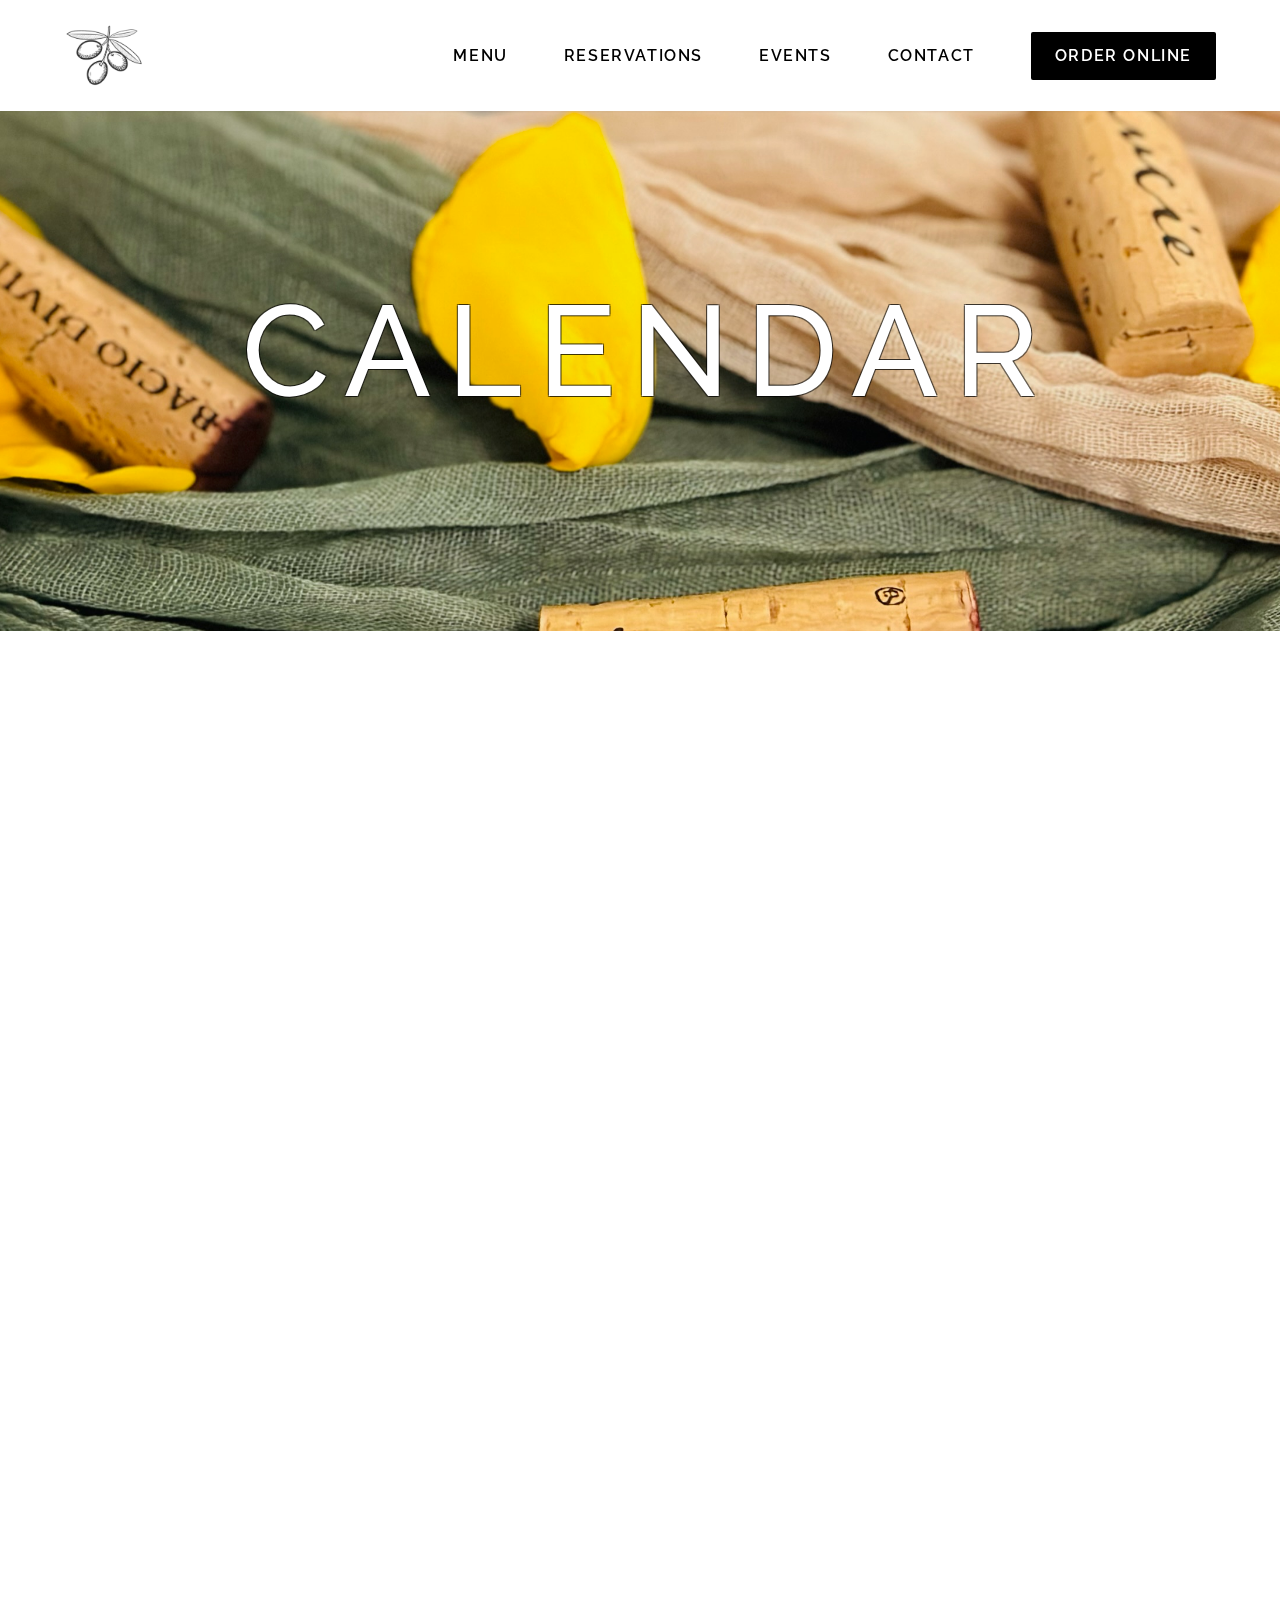
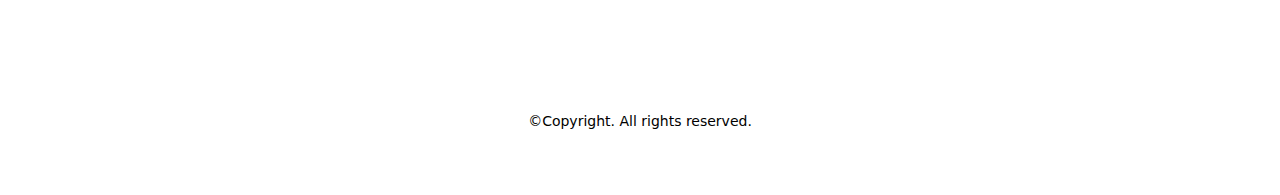
<file: src/calendar.html>
<!DOCTYPE html>
<html lang="en">
  <head>
    <meta charset="UTF-8" />
    <meta name="viewport" content="width=device-width, initial-scale=1.0" />
    <link
      rel="stylesheet"
      href="https://cdnjs.cloudflare.com/ajax/libs/font-awesome/6.5.2/css/all.min.css"
      integrity="sha512-SnH5WK+bZxgPHs44uWIX+LLJAJ9/2PkPKZ5QiAj6Ta86w+fsb2TkcmfRyVX3pBnMFcV7oQPJkl9QevSCWr3W6A=="
      crossorigin="anonymous"
      referrerpolicy="no-referrer"
    />
    <link rel="stylesheet" href="./output.css" />
    <style>
      .textShadow {
        text-shadow: rgba(0, 0, 0, 0.498039) -1px -1px 0px,
          rgba(0, 0, 0, 0.498039) -1px 1px 0px,
          rgba(0, 0, 0, 0.498039) 1px 1px 0px,
          rgba(0, 0, 0, 0.498039) 1px -1px 0px;
      }
    </style>
    <title>Document</title>
  </head>
  <body>
    <!-- nav -->
    <nav class="sticky shadow-sm top-0 z-10 p-6 bg-white pr-10 md:px-16">
      <!-- flex container -->
      <div class="flex items-center justify-between">
        <!-- logo -->
        <div class="flex justify-center">
          <a href="/src/index.html">
            <img src="/images/logo.png" class="h-[63px] w-[80px]" alt="" />
          </a>
        </div>
        <div
          class="hidden space-x-14 uppercase font-raleway tracking-widest font-semibold items-center md:flex"
        >
          <a href="/src/menu.html" class="hover:text-oliveBrown">Menu</a>
          <a href="/src/reservations.html" class="hover:text-oliveBrown"
            >Reservations</a
          >
          <a href="/src/events.html" class="hover:text-oliveBrown">Events</a>
          <a href="/src/contact.html" class="hover:text-oliveBrown">Contact</a>

          <!-- button -->
          <a
            href="#"
            class="hidden p-3 px-6 text-white bg-black rounded-sm uppercase font-raleway font-semibold tracking-widest baseline hover:bg-oliveBrown md:block"
            >Order Online</a
          >
        </div>

        <!-- hamburger icon -->
        <button
          id="menu-btn"
          class="block hamburger focus:outline-none md:hidden"
        >
          <span class="hamburger-top"></span>
          <span class="hamburger-middle"></span>
          <span class="hamburger-bottom"></span>
        </button>
      </div>

      <!-- mobile menu -->
      <div class="md:hidden">
        <div
          id="menu"
          class="absolute flex-col items-center hidden space-y-6 font-medium font-raleway uppercase bg-white sm:w-auto sm:self-center left-6 right-6"
        >
          <a href="#">Menu</a>
          <a href="#">Reservations</a>
          <a href="#">Events</a>
          <a href="#">Contact</a>
        </div>
      </div>
    </nav>

    <!-- hero -->
    <section id="hero">
      <div class="relative overflow-hidden h-[520px] text-center">
        <div
          class="absolute bg-bottom inset-0 bg-no-repeat bg-cover bg-fixed parallax-bg"
          style="background-image: url(/images/calendar/corks-lay.JPG)"
        >
          <flex class="text-center relative top-56 md:top-44">
            <h1
              class="font-raleway uppercase text-white font-medium tracking-bigWide pl-4 textShadow text-6xl md:text-9xl"
            >
              Calendar
            </h1>
          </flex>
        </div>
      </div>
    </section>

    <!-- google calendar -->
    <section id="googleCalendar" class="mx-auto">
      <div class="flex justify-center">
        <iframe
          src="https://calendar.google.com/calendar/embed?height=600&wkst=1&ctz=America%2FChicago&showPrint=0&showTabs=0&showTz=0&showTitle=0&src=Y29sdG9ubXJlaWxseUBnbWFpbC5jb20&color=%237986CB"
          style="border-width: 0"
          width="1880"
          height="1000"
          frameborder="0"
          scrolling="no"
        ></iframe>
      </div>
    </section>

    <!-- footer -->
    <footer class="sticky mx-auto py-16 bg-white">
      <div class="flex justify-center mx-8 gap-3">
        <a href="https://facebook.com/wildolives30a" target="_blank"
          ><i
            class="text-4xl fa-brands fa-square-facebook"
            style="color: #000000"
          ></i>
        </a>
        <a href="https://instagram.com/wildolives30a" target="_blank"
          ><i
            class="text-4xl fa-brands fa-square-instagram"
            style="color: #000000"
          ></i
        ></a>
        <a href="https://x.com/wildoliveswcb" target="_blank"
          ><i
            class="text-4xl fa-brands fa-square-x-twitter"
            style="color: #000000"
          ></i
        ></a>
        <a href="https://g.co/kgs/fFjGruF" target="_blank"
          ><i
            class="text-4xl fa-brands fa-square-google-plus"
            style="color: #000000"
          ></i
        ></a>
      </div>
      <div class="pt-4 flex justify-center mx-8">
        <p class="text-sm">&copyCopyright. All rights reserved.</p>
      </div>
    </footer>

    <script src="/js/script.js"></script>
  </body>
</html>
</file>
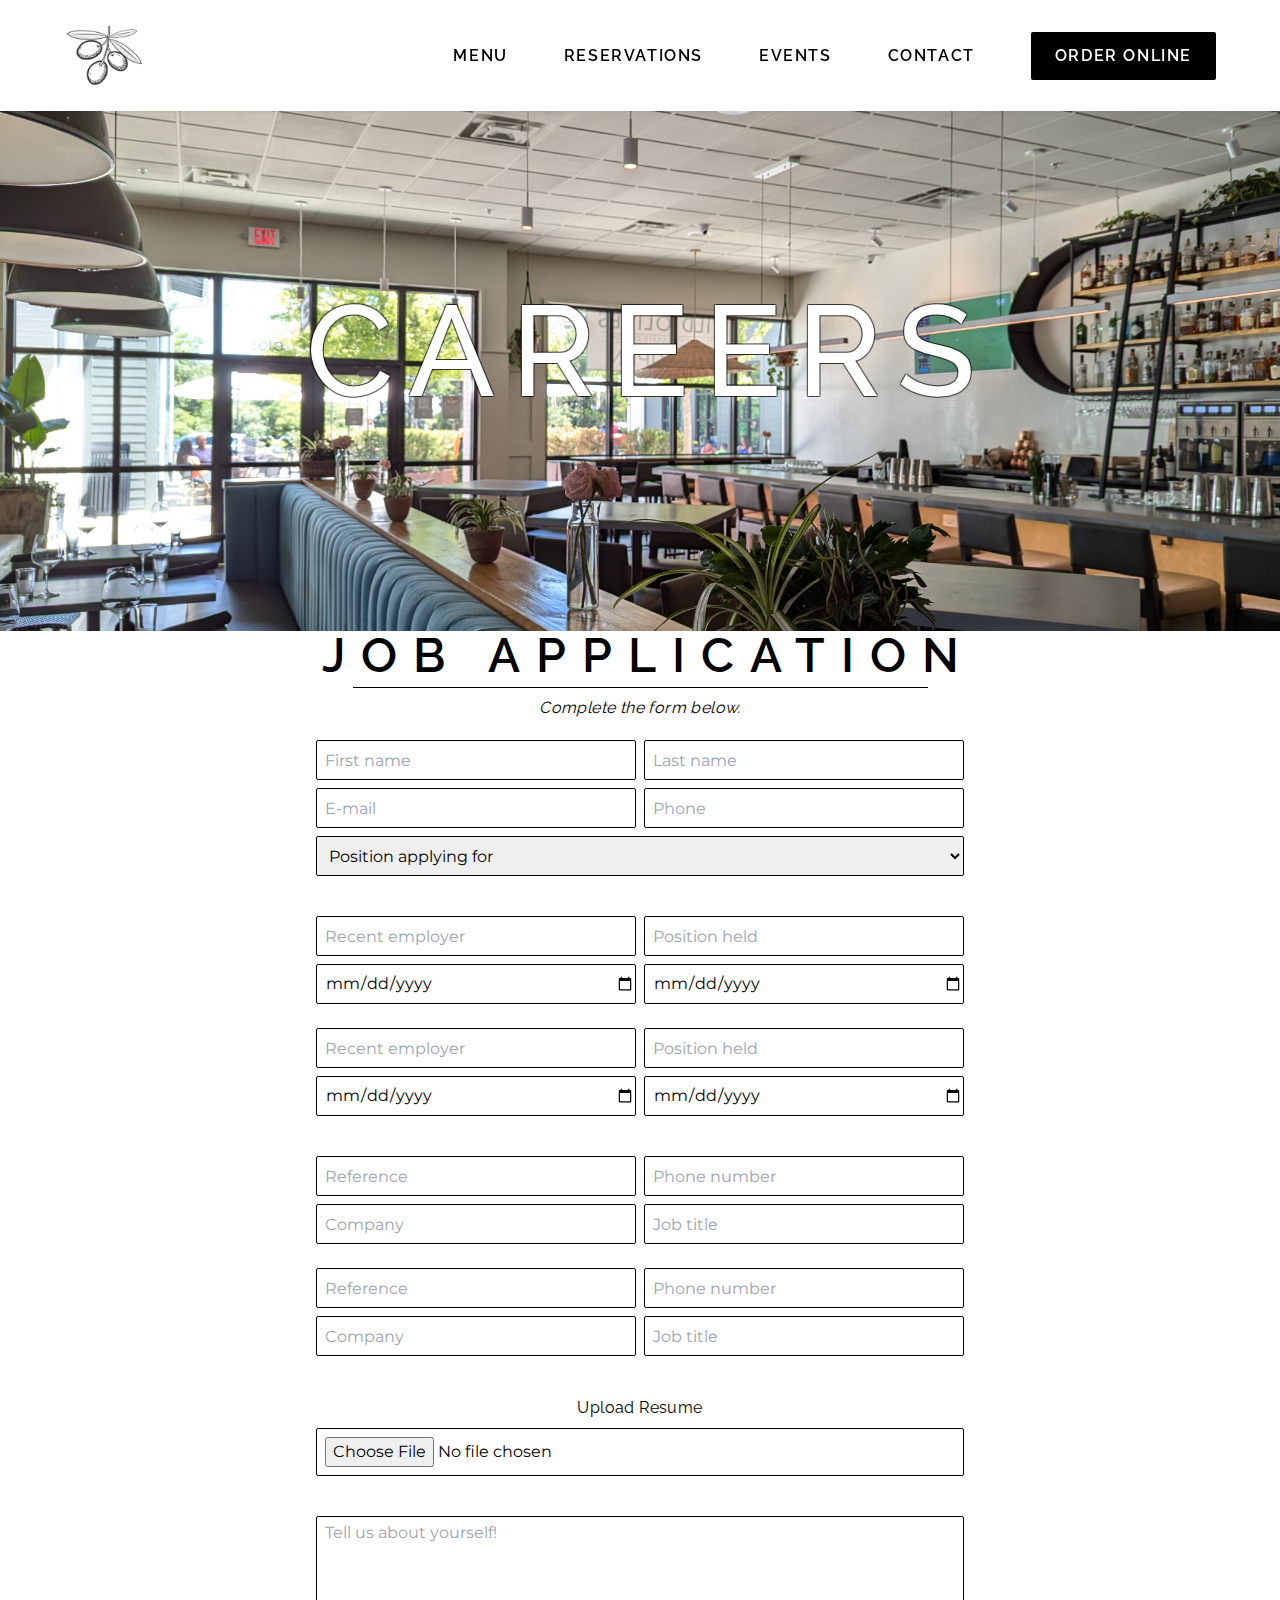
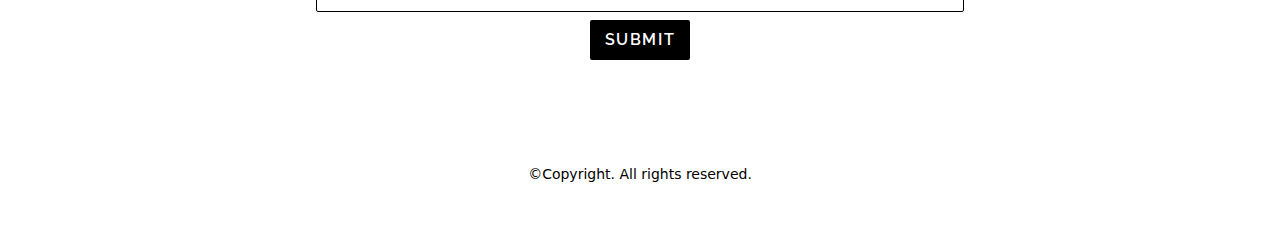
<file: src/careers.html>
<!DOCTYPE html>
<html lang="en">
  <head>
    <meta charset="UTF-8" />
    <meta name="viewport" content="width=device-width, initial-scale=1.0" />
    <link
      rel="stylesheet"
      href="https://cdnjs.cloudflare.com/ajax/libs/font-awesome/6.5.2/css/all.min.css"
      integrity="sha512-SnH5WK+bZxgPHs44uWIX+LLJAJ9/2PkPKZ5QiAj6Ta86w+fsb2TkcmfRyVX3pBnMFcV7oQPJkl9QevSCWr3W6A=="
      crossorigin="anonymous"
      referrerpolicy="no-referrer"
    />
    <link rel="stylesheet" href="./output.css" />
    <style>
      .textShadow {
        text-shadow: rgba(0, 0, 0, 0.498039) -1px -1px 0px,
          rgba(0, 0, 0, 0.498039) -1px 1px 0px,
          rgba(0, 0, 0, 0.498039) 1px 1px 0px,
          rgba(0, 0, 0, 0.498039) 1px -1px 0px;
      }
    </style>
    <title>Document</title>
  </head>
  <body>
    <!-- nav -->
    <nav class="sticky shadow-sm top-0 z-10 p-6 bg-white pr-10 md:px-16">
      <!-- flex container -->
      <div class="flex items-center justify-between">
        <!-- logo -->
        <div class="flex justify-center">
          <a href="/src/index.html">
            <img src="/images/logo.png" class="h-[63px] w-[80px]" alt="" />
          </a>
        </div>
        <div
          class="hidden space-x-14 uppercase font-raleway tracking-widest font-semibold items-center md:flex"
        >
          <a href="/src/menu.html" class="hover:text-oliveBrown">Menu</a>
          <a href="/src/reservations.html" class="hover:text-oliveBrown"
            >Reservations</a
          >
          <a href="/src/events.html" class="hover:text-oliveBrown">Events</a>
          <a href="/src/contact.html" class="hover:text-oliveBrown">Contact</a>

          <!-- button -->
          <a
            href="#"
            class="hidden p-3 px-6 text-white bg-black rounded-sm uppercase font-raleway font-semibold tracking-widest baseline hover:bg-oliveBrown md:block"
            >Order Online</a
          >
        </div>

        <!-- hamburger icon -->
        <button
          id="menu-btn"
          class="block hamburger focus:outline-none md:hidden"
        >
          <span class="hamburger-top"></span>
          <span class="hamburger-middle"></span>
          <span class="hamburger-bottom"></span>
        </button>
      </div>

      <!-- mobile menu -->
      <div class="md:hidden">
        <div
          id="menu"
          class="absolute flex-col items-center hidden space-y-6 font-medium font-raleway uppercase bg-white sm:w-auto sm:self-center left-6 right-6"
        >
          <a href="#">Menu</a>
          <a href="#">Reservations</a>
          <a href="#">Events</a>
          <a href="#">Contact</a>
        </div>
      </div>
    </nav>

    <!-- hero -->
    <section id="hero">
      <div class="relative overflow-hidden h-[520px] text-center">
        <div
          class="absolute bg-bottom inset-0 bg-no-repeat bg-cover bg-fixed parallax-bg"
          style="background-image: url(/images/careers/careers-hero.jpg)"
        >
        <flex class="text-center relative top-56 md:top-44">
          <h1
            class="font-raleway uppercase text-white font-medium tracking-bigWide pl-4 textShadow text-6xl md:text-9xl"
          >Careers</h1>
        </flex>
    </div>
      </div>
    </section>

    <!-- job form -->
    <section id="jobForm">
      <div class="flex justify-center text-center align-center">
        <h2 class="text-5xl font-raleway uppercase font-semibold pl-4 tracking-bigWide">
              Job Application
        </h2>
      </div>
      <hr class="mx-auto h-px w-[575px] my-2 bg-black border-0" />
      <div class="flex justify-center text-center align-center mb-4">
          <h3 class="font-raleway font-sm italic tracking-wide">
              Complete the form below.
          </h3>
      </div>
  <div class="flex flex-col text-center mb-3">   
        <form class="mx-auto mt-1">
  <div class="flex gap-2 mb-2">
          <input
          type="text"
          class="border border-black w-80 h-10 pl-2 rounded-sm focus:outline-none font-montserrat"
          name="name"
          placeholder="First name"
          required
            />
          <input
          type="text"
          class="border border-black w-80 h-10 pl-2 rounded-sm focus:outline-none font-montserrat"
          name="name"
          placeholder="Last name"
          required
              />
  </div>
  <div class="flex gap-2 mb-2">
        <input
          type="phone"
          class="border border-black w-80 h-10 pl-2 rounded-sm focus:outline-none font-montserrat"
          name="email"
          placeholder="E-mail"
          required
        />
        <input
          type="text"
          class="border border-black w-80 h-10 pl-2 rounded-sm focus:outline-none font-montserrat"
          name="phone"
          placeholder="Phone"
          required
        />
  </div>
  <div class="flex gap-2 mb-2 pb-8">
      <select
      type="text"
      class="border border-black w-[648px] h-10 pl-2 rounded-sm focus:outline-none font-montserrat"
      name="month"
      placeholder="Position applying for"
      required
    />
        <option selected value="position">Position applying for</option>
        <option value="server">Server</option>
        <option value="host">Host</option>
        <option value="serverAssistant">Server Assistant</option>
        <option value="bartender">Bartender</option>
        <option value="cook">Line Cook</option>
        <option value="june">Prep Cook</option>
        <option value="july">Dishwasher</option>
    </select>    
  </div>
  <div class="flex gap-2 mb-2">
      <input
      type="text"
      class="border border-black w-80 h-10 pl-2 rounded-sm focus:outline-none font-montserrat"
      name="previousEmployer"
      placeholder="Recent employer"
      required
        />
      <input
      type="text"
      class="border border-black w-80 h-10 pl-2 rounded-sm focus:outline-none font-montserrat"
      name="positionHeld"
      placeholder="Position held"
      required
          />
</div>
<div class="flex gap-2 mb-2 pb-4">
  <input
  type="date"
  class="border border-black w-80 h-10 pl-2 rounded-sm focus:outline-none font-montserrat"
  name="previousEmployer"
  placeholder="Start date"
  required
    />
  <input
  type="date"
  class="border border-black w-80 h-10 pl-2 rounded-sm focus:outline-none font-montserrat"
  name="positionHeld"
  placeholder="End date"
  required
      />
</div>
<div class="flex gap-2 mb-2">
  <input
  type="text"
  class="border border-black w-80 h-10 pl-2 rounded-sm focus:outline-none font-montserrat"
  name="previousEmployer"
  placeholder="Recent employer"
  required
    />
  <input
  type="text"
  class="border border-black w-80 h-10 pl-2 rounded-sm focus:outline-none font-montserrat"
  name="positionHeld"
  placeholder="Position held"
  required
      />
</div>
<div class="flex gap-2 mb-2 pb-8">
<input
type="date"
class="border border-black w-80 h-10 pl-2 rounded-sm focus:outline-none font-montserrat"
name="previousEmployer"
placeholder="Start date"
required
/>
<input
type="date"
class="border border-black w-80 h-10 pl-2 rounded-sm focus:outline-none font-montserrat"
name="positionHeld"
placeholder="End date"
required
  />
</div>
<div class="flex gap-2 mb-2">
  <input
  type="text"
  class="border border-black w-80 h-10 pl-2 rounded-sm focus:outline-none font-montserrat"
  name="reference"
  placeholder="Reference"
  required
    />
  <input
  type="text"
  class="border border-black w-80 h-10 pl-2 rounded-sm focus:outline-none font-montserrat"
  name="referencePhone"
  placeholder="Phone number"
  required
      />
</div>
<div class="flex gap-2 mb-2 pb-4">
  <input
  type="text"
  class="border border-black w-80 h-10 pl-2 rounded-sm focus:outline-none font-montserrat"
  name="reference"
  placeholder="Company"
  required
    />
  <input
  type="text"
  class="border border-black w-80 h-10 pl-2 rounded-sm focus:outline-none font-montserrat"
  name="referencePhone"
  placeholder="Job title"
  required
      />
</div>
<div class="flex gap-2 mb-2">
  <input
  type="text"
  class="border border-black w-80 h-10 pl-2 rounded-sm focus:outline-none font-montserrat"
  name="reference"
  placeholder="Reference"
    />
  <input
  type="text"
  class="border border-black w-80 h-10 pl-2 rounded-sm focus:outline-none font-montserrat"
  name="referencePhone"
  placeholder="Phone number"
      />
</div>
<div class="flex gap-2 mb-2  pb-8">
  <input
  type="text"
  class="border border-black w-80 h-10 pl-2 rounded-sm focus:outline-none font-montserrat"
  name="reference"
  placeholder="Company"
    />
  <input
  type="text"
  class="border border-black w-80 h-10 pl-2 rounded-sm focus:outline-none font-montserrat"
  name="referencePhone"
  placeholder="Job title"
      />
</div>
<div class="flex flex-col gap-2 mb-2 pb-8">
  <label class="font-raleway font-sm tracking-wide" for="resumeUpload">Upload Resume</label>
  <input
  type="file"
  class="border border-black w-[648px] p-2 rounded-sm focus:outline-none font-montserrat"
  name="resumeUpload"
/>   
</div>
  <div class="flex items-center justify-center pb-2">
        <textarea class="resize-none border border-black w-[648px] h-24 pl-2 pt-1 rounded-sm focus:outline-none font-montserrat " name="message" id="message" placeholder="Tell us about yourself!"></textarea>
      </div>      
      </form>
      <div class="flex flex-col w-[100px] text-center mx-auto">
        <a
          href=""
          class="p-2 px-3 mb-3 text-white bg-black hover:bg-oliveBrown rounded-sm font-raleway uppercase font-semibold tracking-widest"
          >Submit</a
        >
      </div>
      </div>
    </section>  

    <!-- footer -->
    <footer class="sticky mx-auto py-16 bg-white">
      <div class="flex justify-center mx-8 gap-3">
        <a href="https://facebook.com/wildolives30a" target="_blank"
          ><i
            class="text-4xl fa-brands fa-square-facebook"
            style="color: #000000"
          ></i>
        </a>
        <a href="https://instagram.com/wildolives30a" target="_blank"
          ><i
            class="text-4xl fa-brands fa-square-instagram"
            style="color: #000000"
          ></i
        ></a>
        <a href="https://x.com/wildoliveswcb" target="_blank"
          ><i
            class="text-4xl fa-brands fa-square-x-twitter"
            style="color: #000000"
          ></i
        ></a>
        <a href="https://g.co/kgs/fFjGruF" target="_blank"
          ><i
            class="text-4xl fa-brands fa-square-google-plus"
            style="color: #000000"
          ></i
        ></a>
      </div>
      <div class="pt-4 flex justify-center mx-8">
        <p class="text-sm">&copyCopyright. All rights reserved.</p>
      </div>
    </footer>

    <script src="/js/script.js"></script>
  </body>
</html>
</file>
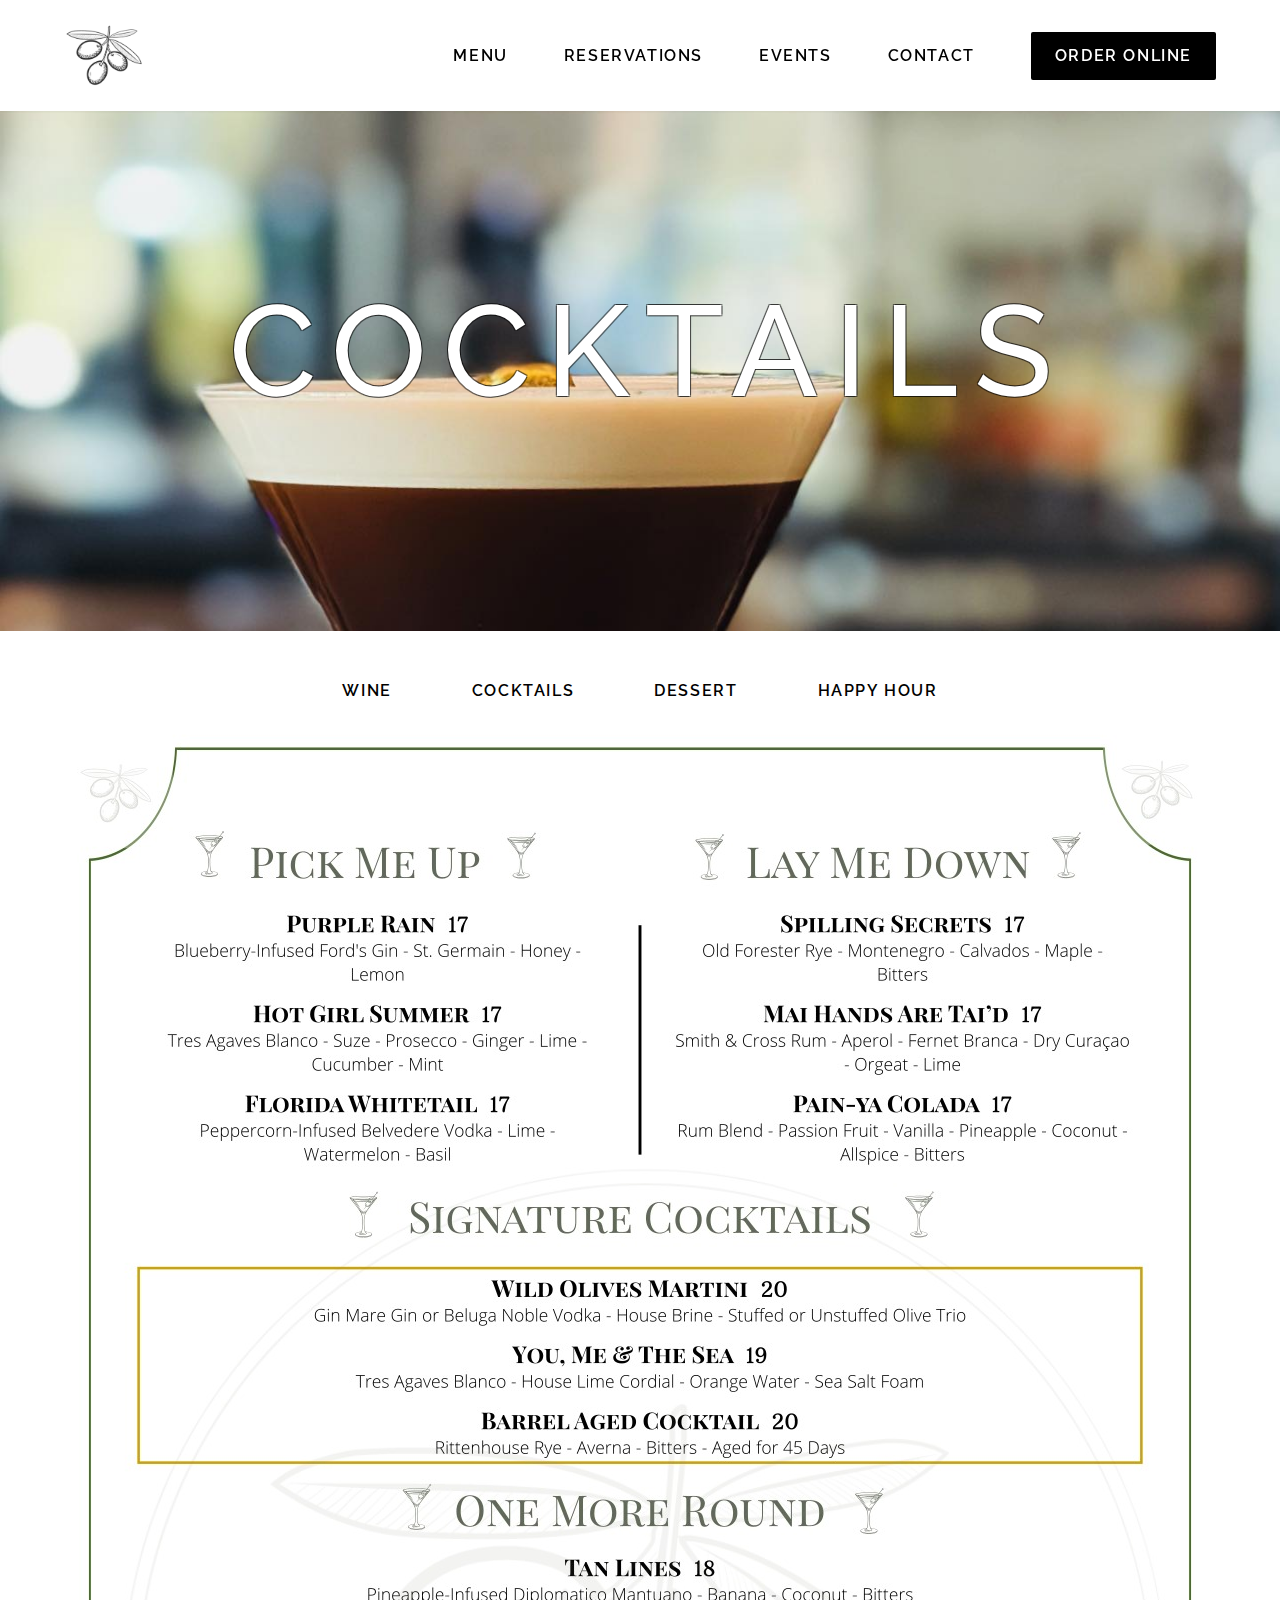
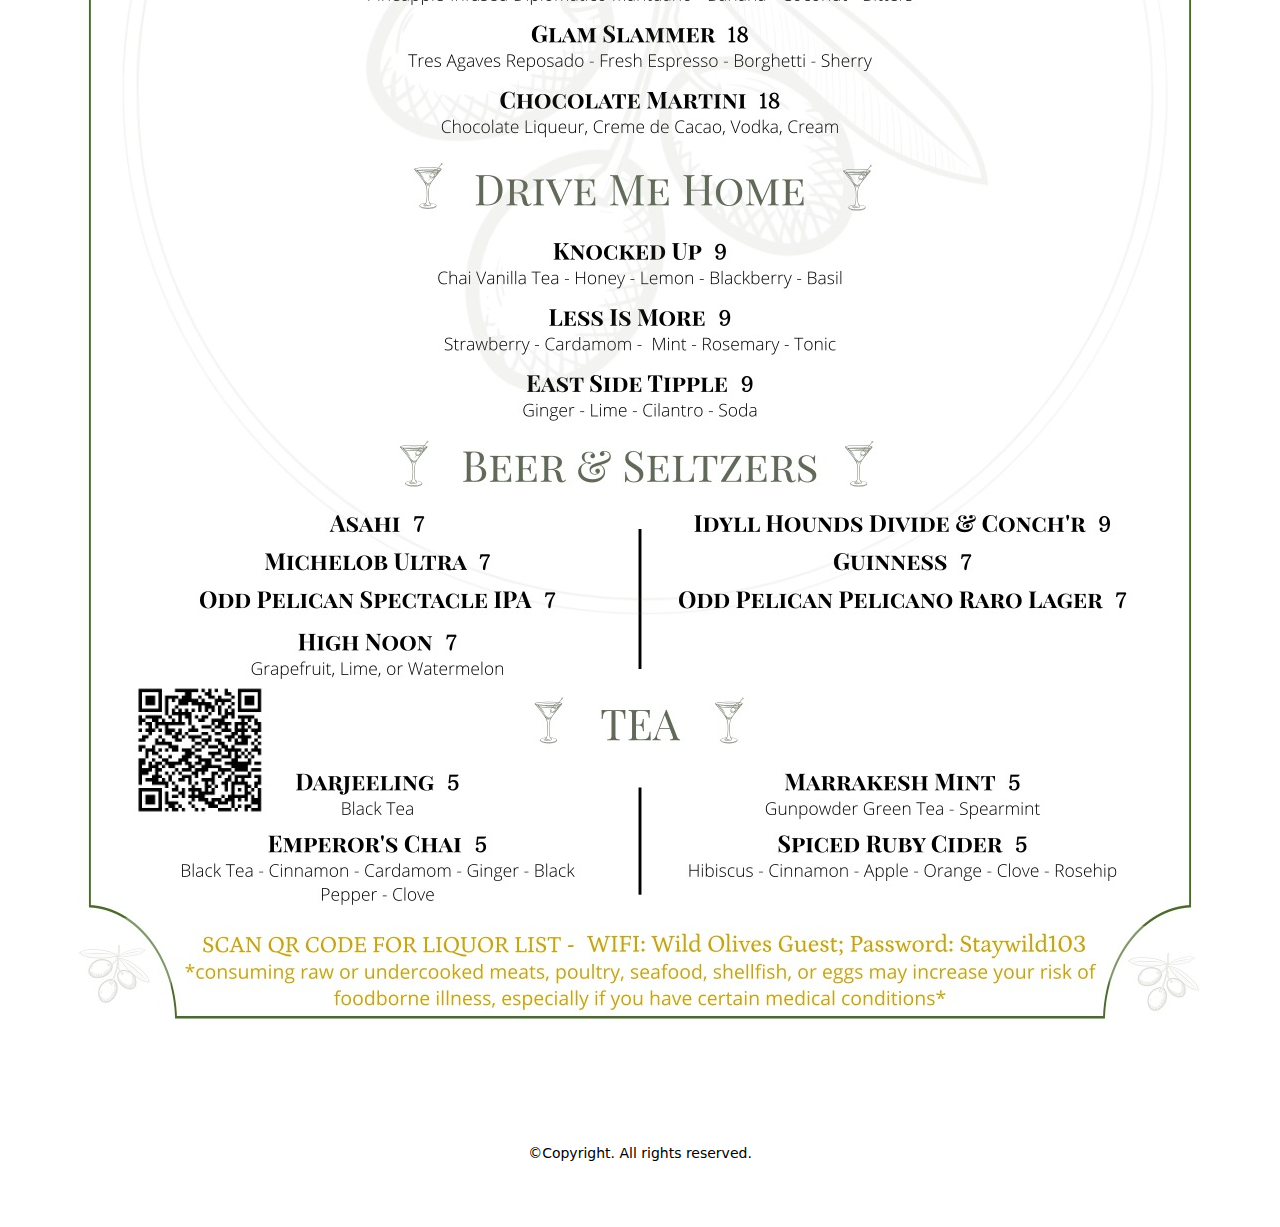
<file: src/cocktails.html>
<!DOCTYPE html>
<html lang="en">
  <head>
    <meta charset="UTF-8" />
    <meta name="viewport" content="width=device-width, initial-scale=1.0" />
    <link
      rel="stylesheet"
      href="https://cdnjs.cloudflare.com/ajax/libs/font-awesome/6.5.2/css/all.min.css"
      integrity="sha512-SnH5WK+bZxgPHs44uWIX+LLJAJ9/2PkPKZ5QiAj6Ta86w+fsb2TkcmfRyVX3pBnMFcV7oQPJkl9QevSCWr3W6A=="
      crossorigin="anonymous"
      referrerpolicy="no-referrer"
    />
    <link rel="stylesheet" href="./output.css" />
    <style>
      .textShadow {
        text-shadow: rgba(0, 0, 0, 0.498039) -1px -1px 0px,
          rgba(0, 0, 0, 0.498039) -1px 1px 0px,
          rgba(0, 0, 0, 0.498039) 1px 1px 0px,
          rgba(0, 0, 0, 0.498039) 1px -1px 0px;
      }
    </style>
    <title>Document</title>
  </head>
  <body>
    <!-- nav -->
    <nav class="sticky shadow-sm top-0 z-10 p-6 bg-white pr-10 md:px-16">
      <!-- flex container -->
      <div class="flex items-center justify-between">
        <!-- logo -->
        <div class="flex justify-center">
          <a href="/src/index.html">
            <img src="/images/logo.png" class="h-[63px] w-[80px]" alt="" />
          </a>
        </div>
        <div
          class="hidden space-x-14 uppercase font-raleway tracking-widest font-semibold items-center md:flex"
        >
          <a href="/src/menu.html" class="hover:text-oliveBrown">Menu</a>
          <a href="/src/reservations.html" class="hover:text-oliveBrown"
            >Reservations</a
          >
          <a href="/src/events.html" class="hover:text-oliveBrown">Events</a>
          <a href="/src/contact.html" class="hover:text-oliveBrown">Contact</a>

          <!-- button -->
          <a
            href="#"
            class="hidden p-3 px-6 text-white bg-black rounded-sm uppercase font-raleway font-semibold tracking-widest baseline hover:bg-oliveBrown md:block"
            >Order Online</a
          >
        </div>

        <!-- hamburger icon -->
        <button
          id="menu-btn"
          class="block hamburger focus:outline-none md:hidden"
        >
          <span class="hamburger-top"></span>
          <span class="hamburger-middle"></span>
          <span class="hamburger-bottom"></span>
        </button>
      </div>

      <!-- mobile menu -->
      <div class="md:hidden">
        <div
          id="menu"
          class="absolute flex-col items-center hidden space-y-6 font-medium font-raleway uppercase bg-white sm:w-auto sm:self-center left-6 right-6"
        >
          <a href="#">Menu</a>
          <a href="#">Reservations</a>
          <a href="#">Events</a>
          <a href="#">Contact</a>
        </div>
      </div>
    </nav>

    <!-- hero -->
    <section id="hero">
      <div class="relative overflow-hidden h-[520px] text-center">
        <div
          class="absolute inset-0 bg-no-repeat bg-top bg-cover bg-fixed parallax-bg"
          style="background-image: url(/images/menu/espresso-martini.jpg)"
        >
          <flex class="text-center relative top-56 md:top-44">
            <h1
              class="font-raleway uppercase text-white font-medium tracking-bigWide pl-4 textShadow text-6xl md:text-9xl"
            >
              Cocktails
            </h1>
          </flex>
        </div>
      </div>
    </section>

    <!-- menu menu -->
    <section id="menuMenu">
      <div class="flex items-center justify-center pt-12">
        <div
          class="hidden space-x-20 justify-center font-raleway uppercase text-md font-semibold tracking-widest md:flex"
        >
          <a href="/src/wine.html" class="hover:text-oliveBrown">Wine</a>
          <a href="/src/cocktails.html" class="hover:text-oliveBrown"
            >Cocktails</a
          >
          <a href="/src/dessert.html" class="hover:text-oliveBrown">Dessert</a>
          <a href="/src/happy-hour.html" class="hover:text-oliveBrown"
            >Happy Hour</a
          >
        </div>
      </div>
    </section>

    <!-- menu -->
    <section id="menu">
      <div class="flex justify-center">
        <img src="/images/menu/cocktail-menu.jpg" alt="" />
      </div>
    </section>

    <!-- footer -->
    <footer class="sticky mx-auto py-16 bg-white">
      <div class="flex justify-center mx-8 gap-3">
        <a href="https://facebook.com/wildolives30a" target="_blank"
          ><i
            class="text-4xl fa-brands fa-square-facebook"
            style="color: #000000"
          ></i>
        </a>
        <a href="https://instagram.com/wildolives30a" target="_blank"
          ><i
            class="text-4xl fa-brands fa-square-instagram"
            style="color: #000000"
          ></i
        ></a>
        <a href="https://x.com/wildoliveswcb" target="_blank"
          ><i
            class="text-4xl fa-brands fa-square-x-twitter"
            style="color: #000000"
          ></i
        ></a>
        <a href="https://g.co/kgs/fFjGruF" target="_blank"
          ><i
            class="text-4xl fa-brands fa-square-google-plus"
            style="color: #000000"
          ></i
        ></a>
      </div>
      <div class="pt-4 flex justify-center mx-8">
        <p class="text-sm">&copyCopyright. All rights reserved.</p>
      </div>
    </footer>

    <script src="/js/script.js"></script>
  </body>
</html>
</file>
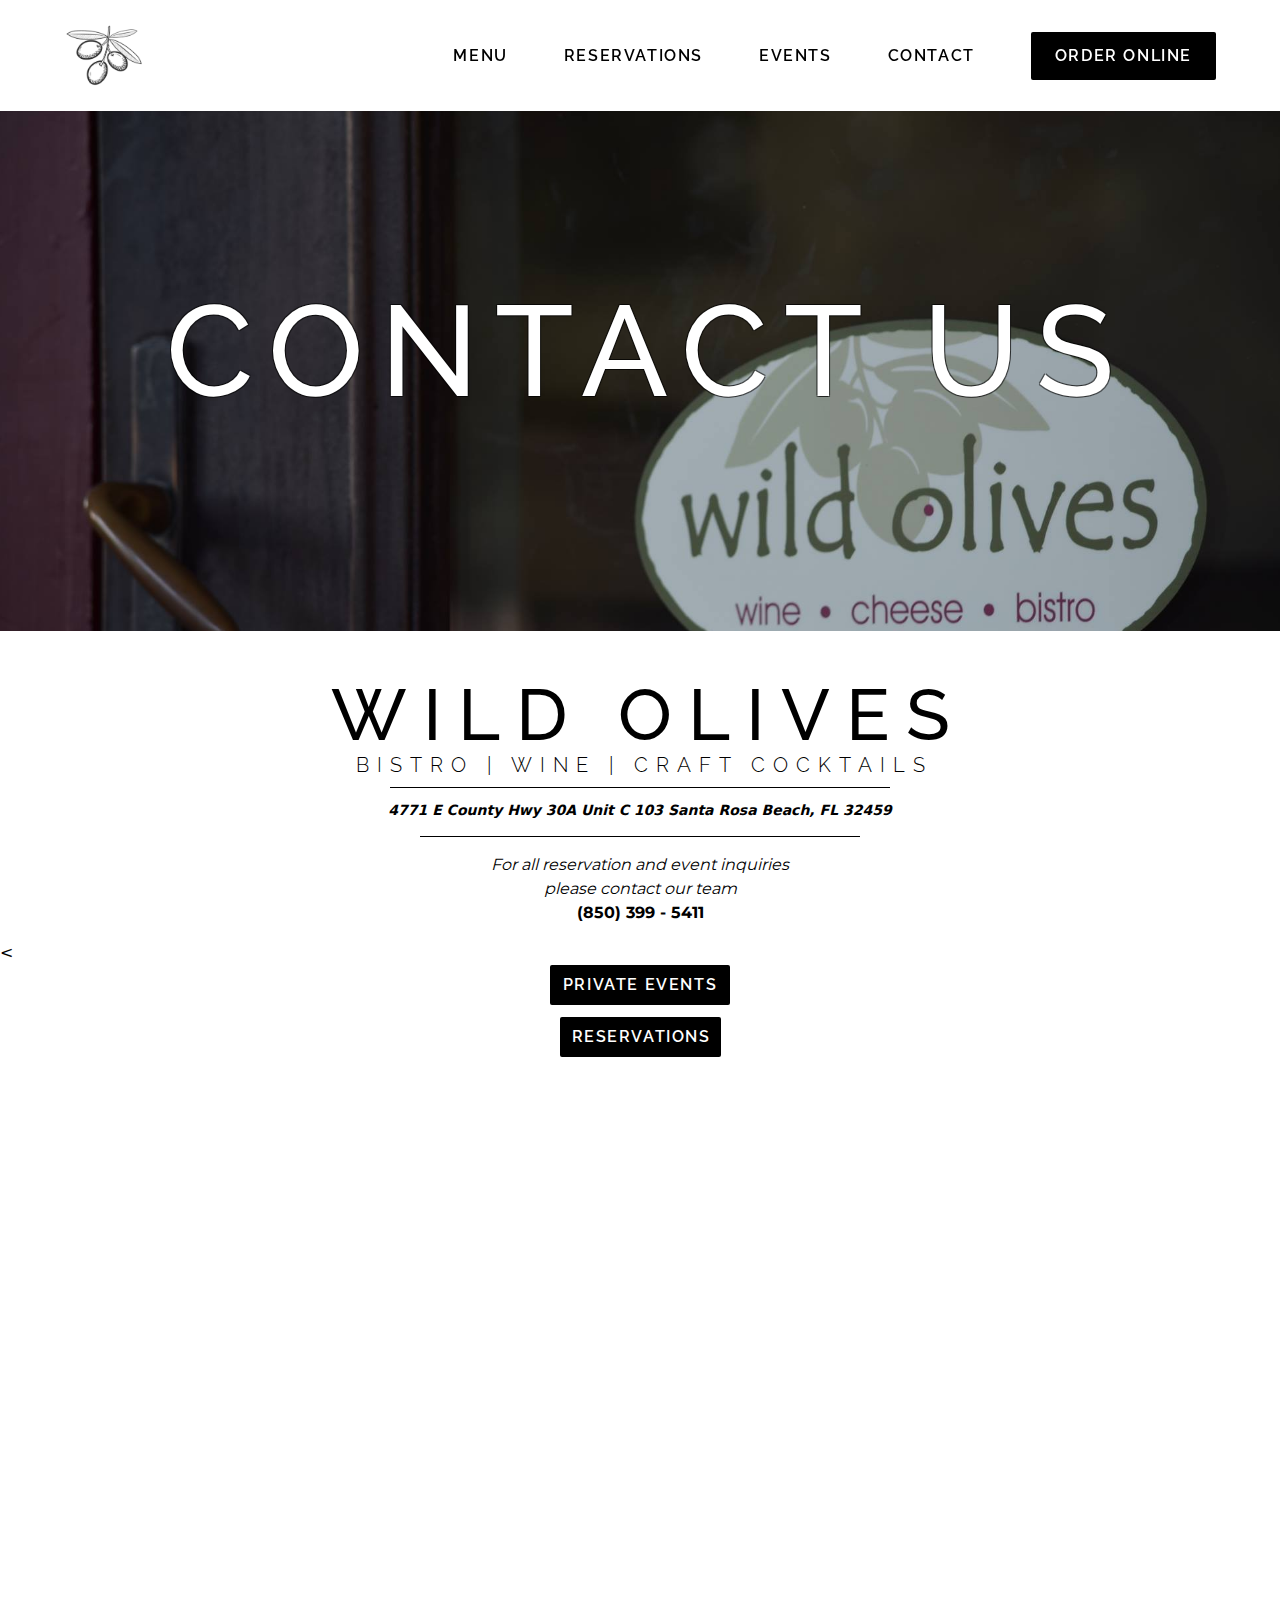
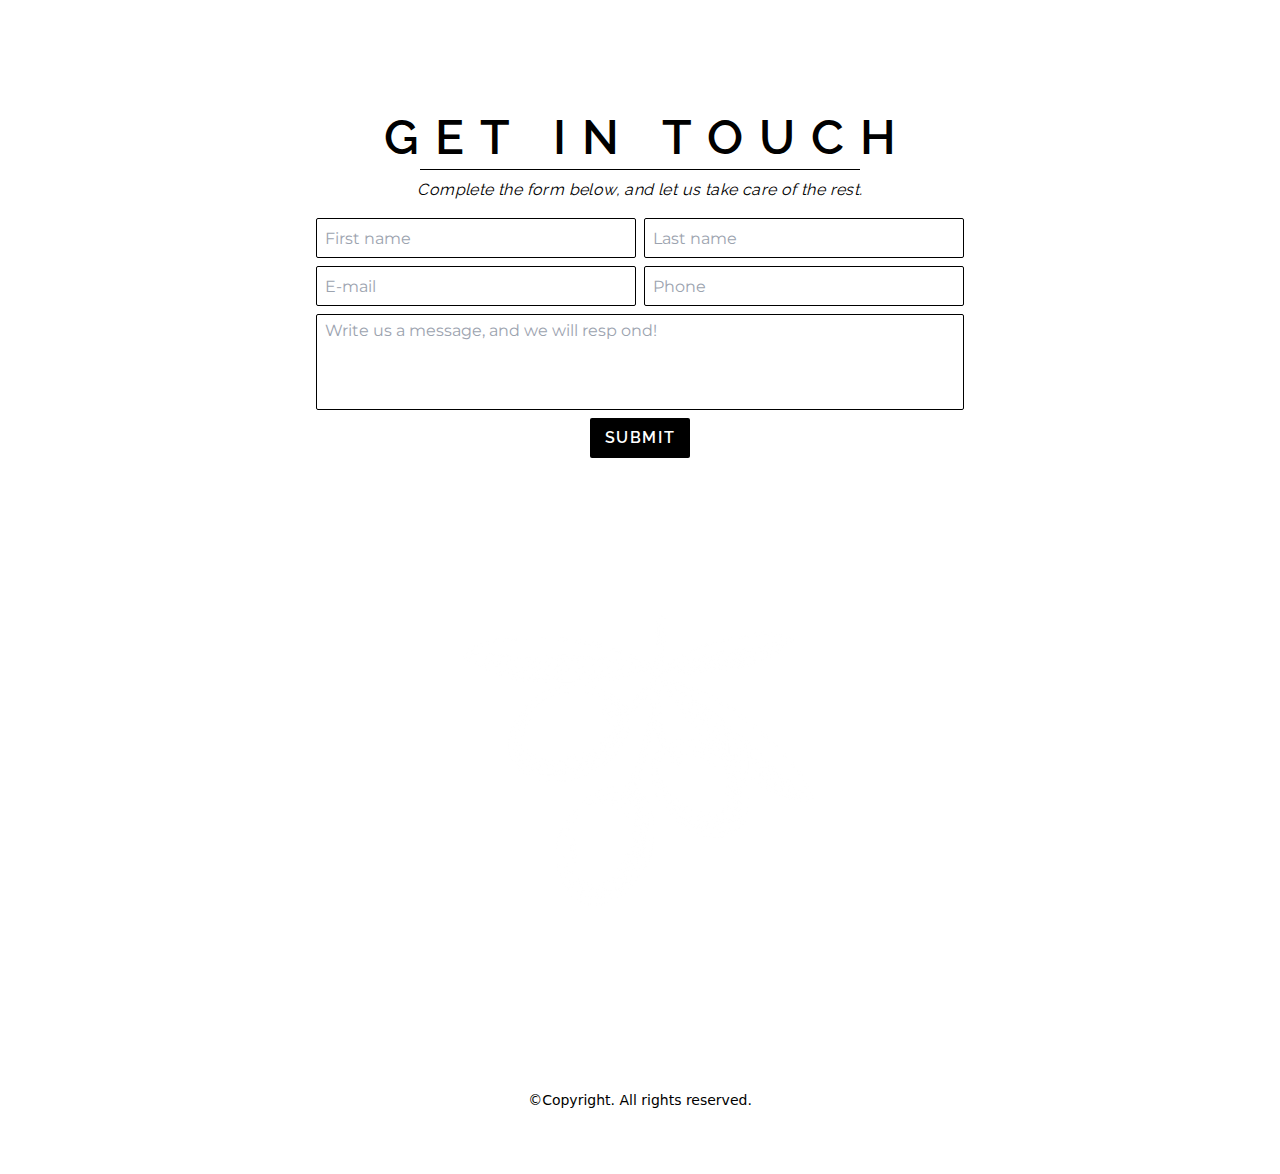
<file: src/contact.html>
<!DOCTYPE html>
<html lang="en">
  <head>
    <meta charset="UTF-8" />
    <meta name="viewport" content="width=device-width, initial-scale=1.0" />
    <link
      rel="stylesheet"
      href="https://cdnjs.cloudflare.com/ajax/libs/font-awesome/6.5.2/css/all.min.css"
      integrity="sha512-SnH5WK+bZxgPHs44uWIX+LLJAJ9/2PkPKZ5QiAj6Ta86w+fsb2TkcmfRyVX3pBnMFcV7oQPJkl9QevSCWr3W6A=="
      crossorigin="anonymous"
      referrerpolicy="no-referrer"
    />
    <link rel="stylesheet" href="./output.css" />
    <style>
      .textShadow {
        text-shadow: rgba(0, 0, 0, 0.498039) -1px -1px 0px,
          rgba(0, 0, 0, 0.498039) -1px 1px 0px,
          rgba(0, 0, 0, 0.498039) 1px 1px 0px,
          rgba(0, 0, 0, 0.498039) 1px -1px 0px;
      }
    </style>
    <title>Document</title>
  </head>
  <body>
    <!-- nav -->
    <nav class="sticky shadow-sm top-0 z-10 p-6 bg-white pr-10 md:px-16">
      <!-- flex container -->
      <div class="flex items-center justify-between">
        <!-- logo -->
        <div class="flex justify-center">
          <a href="/src/index.html">
            <img src="/images/logo.png" class="h-[63px] w-[80px]" alt="" />
          </a>
        </div>
        <div
          class="hidden space-x-14 uppercase font-raleway tracking-widest font-semibold items-center md:flex"
        >
          <a href="/src/menu.html" class="hover:text-oliveBrown">Menu</a>
          <a href="/src/reservations.html" class="hover:text-oliveBrown"
            >Reservations</a
          >
          <a href="/src/events.html" class="hover:text-oliveBrown">Events</a>
          <a href="/src/contact.html" class="hover:text-oliveBrown">Contact</a>

          <!-- button -->
          <a
            href="#"
            class="hidden p-3 px-6 text-white bg-black rounded-sm uppercase font-raleway font-semibold tracking-widest baseline hover:bg-oliveBrown md:block"
            >Order Online</a
          >
        </div>

        <!-- hamburger icon -->
        <button
          id="menu-btn"
          class="block hamburger focus:outline-none md:hidden"
        >
          <span class="hamburger-top"></span>
          <span class="hamburger-middle"></span>
          <span class="hamburger-bottom"></span>
        </button>
      </div>

      <!-- mobile menu -->
      <div class="md:hidden">
        <div
          id="menu"
          class="absolute flex-col items-center hidden space-y-6 font-medium font-raleway uppercase bg-white sm:w-auto sm:self-center left-6 right-6"
        >
          <a href="#">Menu</a>
          <a href="#">Reservations</a>
          <a href="#">Events</a>
          <a href="#">Contact</a>
        </div>
      </div>
    </nav>

    <!-- hero -->
    <section id="hero">
      <div class="relative overflow-hidden h-[520px] text-center">
        <div
          class="absolute bg-center inset-0 bg-no-repeat bg-cover bg-fixed parallax-bg"
          style="background-image: url(/images/contact/contact-hero.jpg)"
        >
          <flex class="text-center relative top-56 md:top-44">
            <h1
              class="font-raleway uppercase text-white font-medium tracking-bigWide pl-4 textShadow text-6xl md:text-9xl"
            >
              Contact Us
            </h1>
          </flex>
        </div>
      </div>
    </section>

    <!-- hours -->
    <section id="hours">
      <div class="flex flex-col justify-center text-center pt-12">
        <h1
          class="text-7xl font-raleway uppercase font-medium pl-4 tracking-bigWide"
        >
          Wild Olives
        </h1>
        <h2
          class="text-xl font-raleway uppercase font-light tracking-bigMedium pl-2"
        >
          Bistro | Wine | Craft Cocktails
        </h2>
        <hr class="mx-auto h-px w-[500px] my-2 mb-3 bg-black border-0" />
        <a
          target="_blank"
          href="https://www.google.com/maps/place/Wild+Olives+30a/@30.3123278,-86.1019983,17z/data=!3m1!4b1!4m6!3m5!1s0x8893e5dc285d6543:0xd0a8478065d893c3!8m2!3d30.3123278!4d-86.0994234!16s%2Fg%2F11v9tbdh2j?entry=tts&g_ep=EgoyMDI0MDYxOS4xKgksMTAyMTA0NDlIAVAD"
          ><h6 class="text-sm font-bold italic">
            4771 E County Hwy 30A Unit C 103 Santa Rosa Beach, FL 32459
          </h6></a
        >
      </div>
      <hr class="mx-auto h-px w-[440px] my-4 bg-black border-0" />
      <div class="flex flex-col justify-center text-center">
        <h6 class="italic font-montserrat">
          For all reservation and event inquiries<br />please contact our team
        </h6>
        <p class="font-bold not-italic font-montserrat mb-4">
          (850) 399 - 5411
        </p>
      </div>
      <
      <div class="flex flex-col w-[180px] text-center mx-auto">
        <a
          href="/src/events.html"
          class="p-2 px-3 mb-3 text-white bg-black hover:bg-oliveBrown rounded-sm font-raleway uppercase font-semibold tracking-widest"
          >Private Events</a
        >
      </div>
      <div class="flex flex-col w-[161px] text-center mx-auto">
        <a
          href="/src/reservations.html"
          class="p-2 px-3 mb-3 text-white bg-black hover:bg-oliveBrown rounded-sm font-raleway uppercase font-semibold tracking-widest"
          >Reservations</a
        >
      </div>
    </section>

    <!-- google map -->
    <section id="googleMaps">
      <div class="flex justify-center py-12">
        <iframe
          class="h-[500px]"
          src="https://www.google.com/maps/embed?pb=!1m18!1m12!1m3!1d16385.5299973117!2d-86.10859609317383!3d30.304497641364215!2m3!1f0!2f0!3f0!3m2!1i1024!2i768!4f13.1!3m3!1m2!1s0x8893e5dc285d6543%3A0xd0a8478065d893c3!2sWild%20Olives%2030a!5e0!3m2!1sen!2sus!4v1728880677115!5m2!1sen!2sus"
          width="2200"
          height="867"
          style="border: 0"
          allowfullscreen=""
          loading="lazy"
          referrerpolicy="no-referrer-when-downgrade"
        ></iframe>
      </div>
    </section>

    <!-- contct form -->
    <section id="contactForm">
      <div class="flex justify-center text-center align-center pt-12">
        <h2 class="text-5xl font-raleway uppercase font-semibold pl-4 tracking-bigWide ">
              Get In Touch
        </h2>
      </div>
      <hr class="mx-auto w-[440px] h-px my-2 bg-black border-0" />
      <div class="flex justify-center text-center align-center mb-4 ">
          <h3 class="font-raleway font-sm italic tracking-wide">
              Complete the form below, and let us take care of the rest.
          </h3>
      </div>
      <div class="flex flex-col text-center mb-3">
        <form class="mx-auto">
          <div class="flex gap-2 mb-2">
            <input
              type="text"
              class="border border-black w-80 h-10 pl-2 rounded-sm focus:outline-none font-montserrat"
              name="name"
              placeholder="First name"
              required
            />
            <input
              type="text"
              class="border border-black w-80 h-10 pl-2 rounded-sm focus:outline-none font-montserrat"
              name="name"
              placeholder="Last name"
              required
            />
          </div>
          <div class="flex gap-2 mb-2">
            <input
              type="phone"
              class="border border-black w-80 h-10 pl-2 rounded-sm focus:outline-none font-montserrat"
              name="email"
              placeholder="E-mail"
              required
            />
            <input
              type="text"
              class="border border-black w-80 h-10 pl-2 rounded-sm focus:outline-none font-montserrat"
              name="phone"
              placeholder="Phone"
              required
            />
          </div>
          <div class="flex items-center justify-center pb-2">
            <textarea
              class="resize-none border border-black w-[648px] h-24 pl-2 pt-1 rounded-sm focus:outline-none font-montserrat"
              name="message"
              id="message"
              placeholder="Write us a message, and we will resp ond!"
            ></textarea>
          </div>
        </form>
        <div class="flex flex-col w-[100px] text-center mx-auto pb-10">
          <a
            href=""
            class="p-2 px-3 text-white bg-black hover:bg-oliveBrown rounded-sm font-raleway uppercase font-semibold tracking-widest"
            >Submit</a
          >
        </div>
        <div class="w-[530px] mx-auto">
      </div>
    </section>

    <!-- chef banner -->
    <section id="chefBanner">
      <div class="relative overflow-hidden h-[500px]">
        <div
          class="absolute inset-0 bg-center bg-no-repeat bg-cover bg-fixed parallax-bg"
          style="background-image: url(/images/contact/family-board.jpg)"
        >
          <div class="flex justify-center">
            <img
              class="absolute items-center top-24"
              src="/images/home/cork-overlay.webp"
              alt=""
            />
          </div>
        </div>
      </div>
    </section>

    <!-- footer -->
    <footer class="sticky mx-auto py-16 bg-white">
      <div class="flex justify-center mx-8 gap-3">
        <a href="https://facebook.com/wildolives30a" target="_blank"
          ><i
            class="text-4xl fa-brands fa-square-facebook"
            style="color: #000000"
          ></i>
        </a>
        <a href="https://instagram.com/wildolives30a" target="_blank"
          ><i
            class="text-4xl fa-brands fa-square-instagram"
            style="color: #000000"
          ></i
        ></a>
        <a href="https://x.com/wildoliveswcb" target="_blank"
          ><i
            class="text-4xl fa-brands fa-square-x-twitter"
            style="color: #000000"
          ></i
        ></a>
        <a href="https://g.co/kgs/fFjGruF" target="_blank"
          ><i
            class="text-4xl fa-brands fa-square-google-plus"
            style="color: #000000"
          ></i
        ></a>
      </div>
      <div class="pt-4 flex justify-center mx-8">
        <p class="text-sm">&copyCopyright. All rights reserved.</p>
      </div>
    </footer>

    <script src="/js/script.js"></script>
  </body>
</html>
</file>
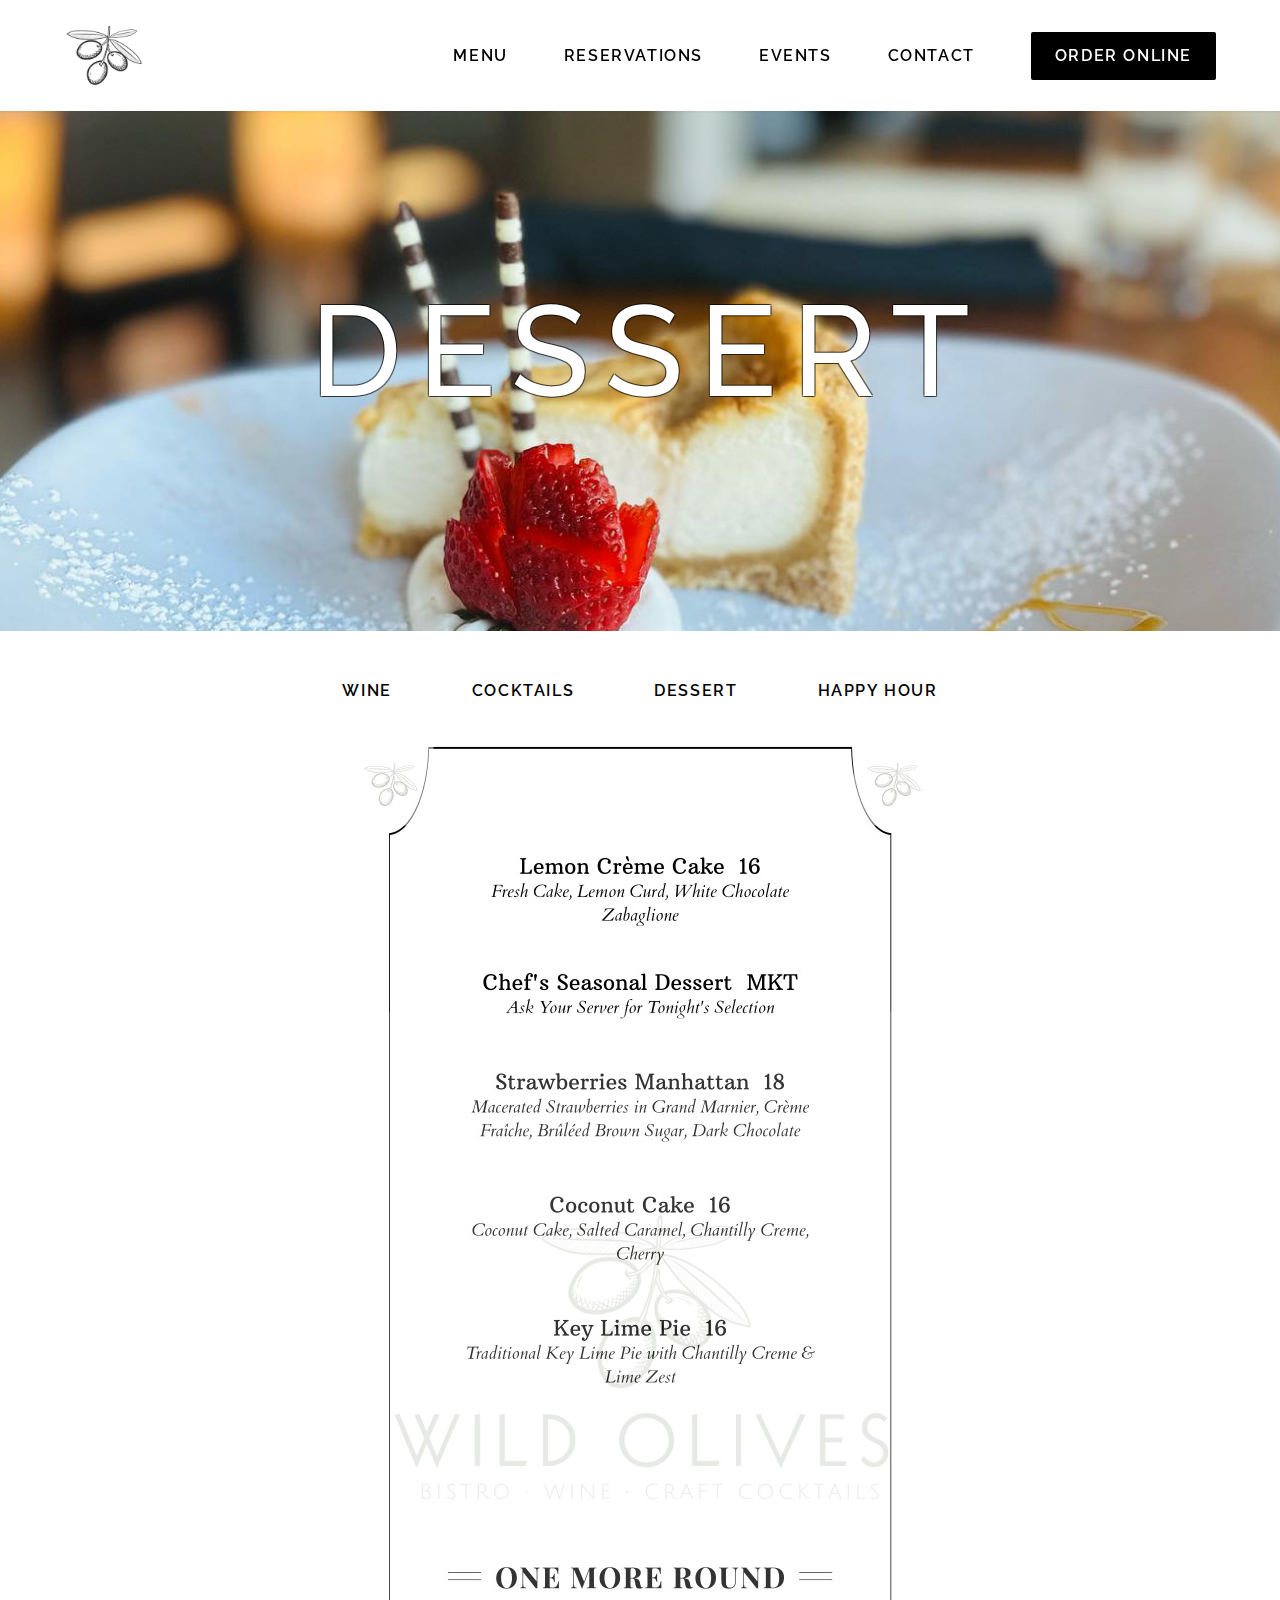
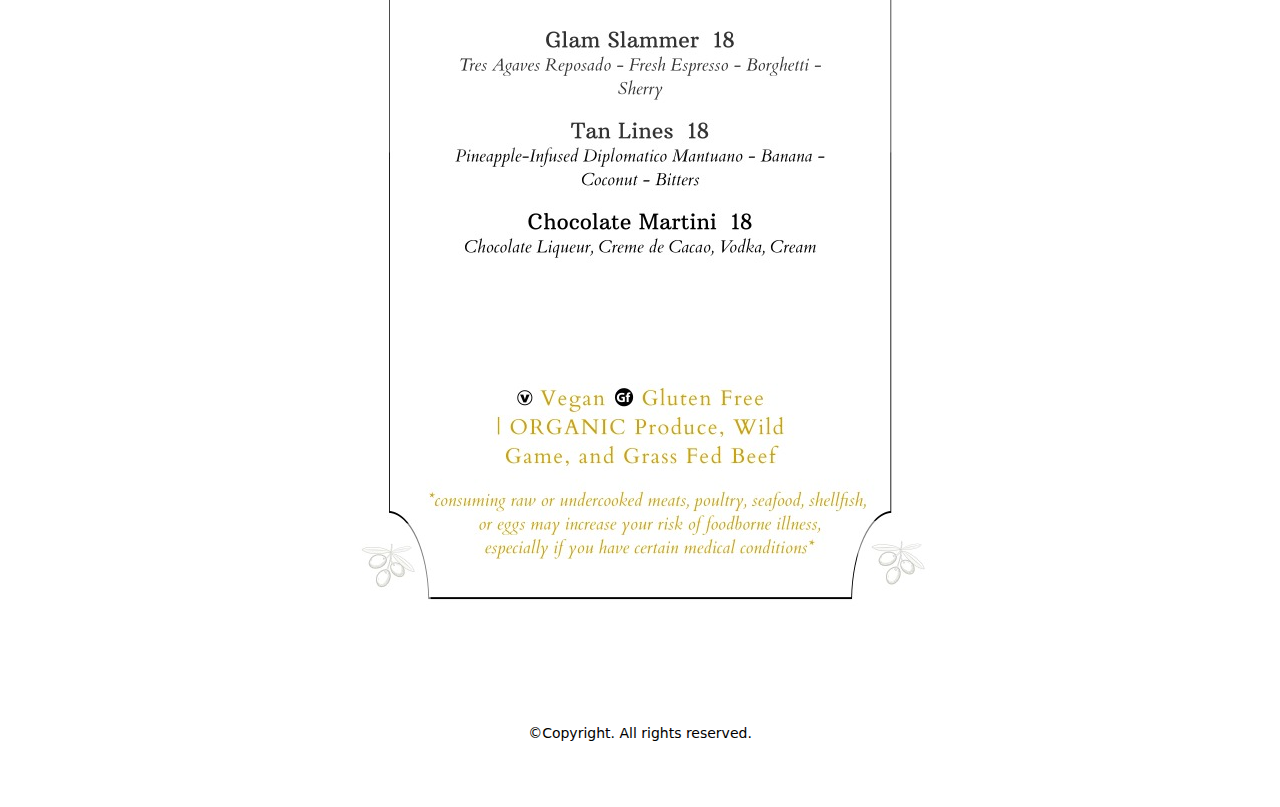
<file: src/dessert.html>
<!DOCTYPE html>
<html lang="en">
  <head>
    <meta charset="UTF-8" />
    <meta name="viewport" content="width=device-width, initial-scale=1.0" />
    <link
      rel="stylesheet"
      href="https://cdnjs.cloudflare.com/ajax/libs/font-awesome/6.5.2/css/all.min.css"
      integrity="sha512-SnH5WK+bZxgPHs44uWIX+LLJAJ9/2PkPKZ5QiAj6Ta86w+fsb2TkcmfRyVX3pBnMFcV7oQPJkl9QevSCWr3W6A=="
      crossorigin="anonymous"
      referrerpolicy="no-referrer"
    />
    <link rel="stylesheet" href="./output.css" />
    <style>
      .textShadow {
        text-shadow: rgba(0, 0, 0, 0.498039) -1px -1px 0px,
          rgba(0, 0, 0, 0.498039) -1px 1px 0px,
          rgba(0, 0, 0, 0.498039) 1px 1px 0px,
          rgba(0, 0, 0, 0.498039) 1px -1px 0px;
      }
    </style>
    <title>Document</title>
  </head>
  <body>
    <!-- nav -->
    <nav class="sticky shadow-sm top-0 z-10 p-6 bg-white pr-10 md:px-16">
      <!-- flex container -->
      <div class="flex items-center justify-between">
        <!-- logo -->
        <div class="flex justify-center">
          <a href="/src/index.html">
            <img src="/images/logo.png" class="h-[63px] w-[80px]" alt="" />
          </a>
        </div>
        <div
          class="hidden space-x-14 uppercase font-raleway tracking-widest font-semibold items-center md:flex"
        >
          <a href="/src/menu.html" class="hover:text-oliveBrown">Menu</a>
          <a href="/src/reservations.html" class="hover:text-oliveBrown"
            >Reservations</a
          >
          <a href="/src/events.html" class="hover:text-oliveBrown">Events</a>
          <a href="/src/contact.html" class="hover:text-oliveBrown">Contact</a>

          <!-- button -->
          <a
            href="#"
            class="hidden p-3 px-6 text-white bg-black rounded-sm uppercase font-raleway font-semibold tracking-widest baseline hover:bg-oliveBrown md:block"
            >Order Online</a
          >
        </div>

        <!-- hamburger icon -->
        <button
          id="menu-btn"
          class="block hamburger focus:outline-none md:hidden"
        >
          <span class="hamburger-top"></span>
          <span class="hamburger-middle"></span>
          <span class="hamburger-bottom"></span>
        </button>
      </div>

      <!-- mobile menu -->
      <div class="md:hidden">
        <div
          id="menu"
          class="absolute flex-col items-center hidden space-y-6 font-medium font-raleway uppercase bg-white sm:w-auto sm:self-center left-6 right-6"
        >
          <a href="#">Menu</a>
          <a href="#">Reservations</a>
          <a href="#">Events</a>
          <a href="#">Contact</a>
        </div>
      </div>
    </nav>

    <!-- hero -->
    <section id="hero">
      <div class="relative overflow-hidden h-[520px] text-center">
        <div
          class="absolute inset-0 bg-no-repeat bg-center bg-cover bg-fixed parallax-bg"
          style="background-image: url(/images/menu/strawberry-cheesecake.jpg)"
        >
          <flex class="text-center relative top-56 md:top-44">
            <h1
              class="font-raleway uppercase text-white font-medium tracking-bigWide pl-4 textShadow text-6xl md:text-9xl"
            >
              Dessert
            </h1>
          </flex>
        </div>
      </div>
    </section>

    <!-- menu menu -->
    <section id="menuMenu">
      <div class="flex items-center justify-center pt-12">
        <div
          class="hidden space-x-20 justify-center font-raleway uppercase text-md font-semibold tracking-widest md:flex"
        >
          <a href="/src/wine.html" class="hover:text-oliveBrown">Wine</a>
          <a href="/src/cocktails.html" class="hover:text-oliveBrown"
            >Cocktails</a
          >
          <a href="/src/dessert.html" class="hover:text-oliveBrown">Dessert</a>
          <a href="/src/happy-hour.html" class="hover:text-oliveBrown"
            >Happy Hour</a
          >
        </div>
      </div>
    </section>

    <!-- menu -->
    <section id="menu">
      <div class="flex justify-center">
        <img src="/images/menu/dessert-menu.jpg" alt="" />
      </div>
    </section>

    <!-- footer -->
    <footer class="sticky mx-auto py-16 bg-white">
      <div class="flex justify-center mx-8 gap-3">
        <a href="https://facebook.com/wildolives30a" target="_blank"
          ><i
            class="text-4xl fa-brands fa-square-facebook"
            style="color: #000000"
          ></i>
        </a>
        <a href="https://instagram.com/wildolives30a" target="_blank"
          ><i
            class="text-4xl fa-brands fa-square-instagram"
            style="color: #000000"
          ></i
        ></a>
        <a href="https://x.com/wildoliveswcb" target="_blank"
          ><i
            class="text-4xl fa-brands fa-square-x-twitter"
            style="color: #000000"
          ></i
        ></a>
        <a href="https://g.co/kgs/fFjGruF" target="_blank"
          ><i
            class="text-4xl fa-brands fa-square-google-plus"
            style="color: #000000"
          ></i
        ></a>
      </div>
      <div class="pt-4 flex justify-center mx-8">
        <p class="text-sm">&copyCopyright. All rights reserved.</p>
      </div>
    </footer>

    <script src="/js/script.js"></script>
  </body>
</html>
</file>
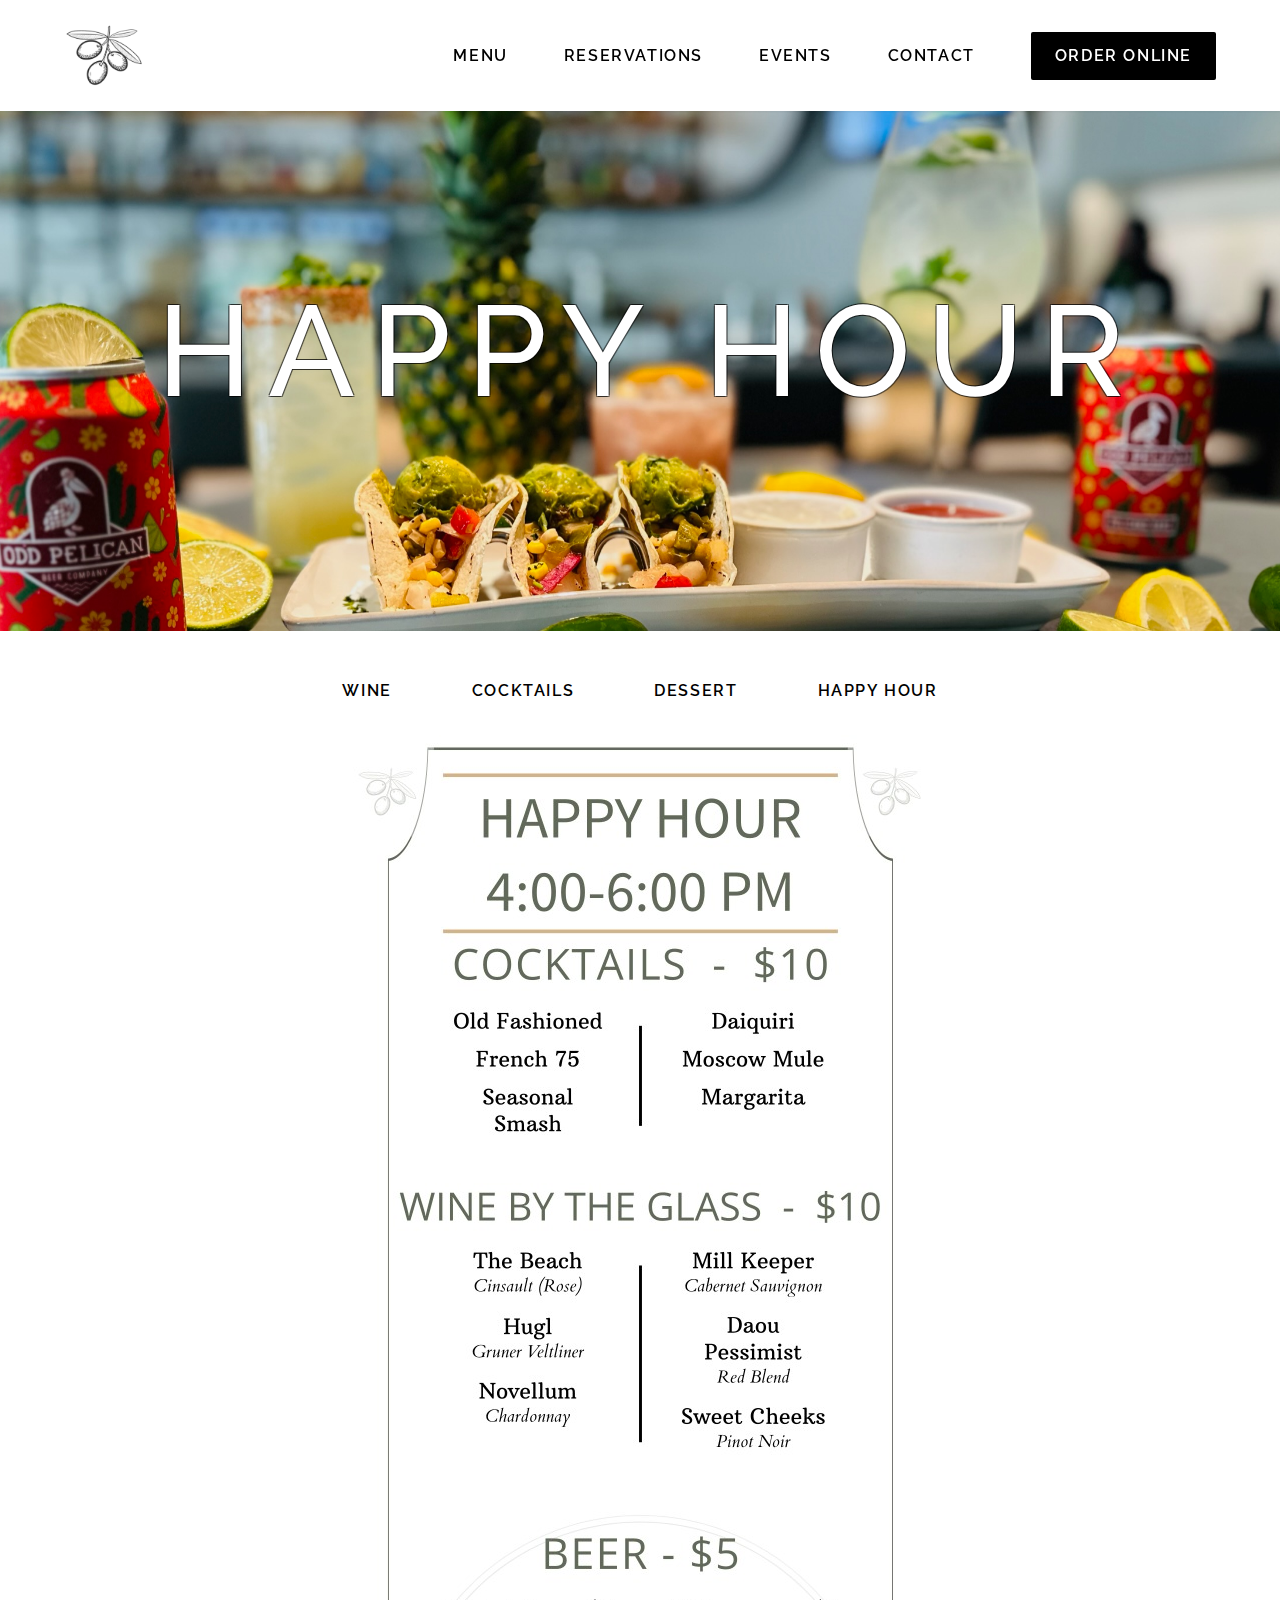
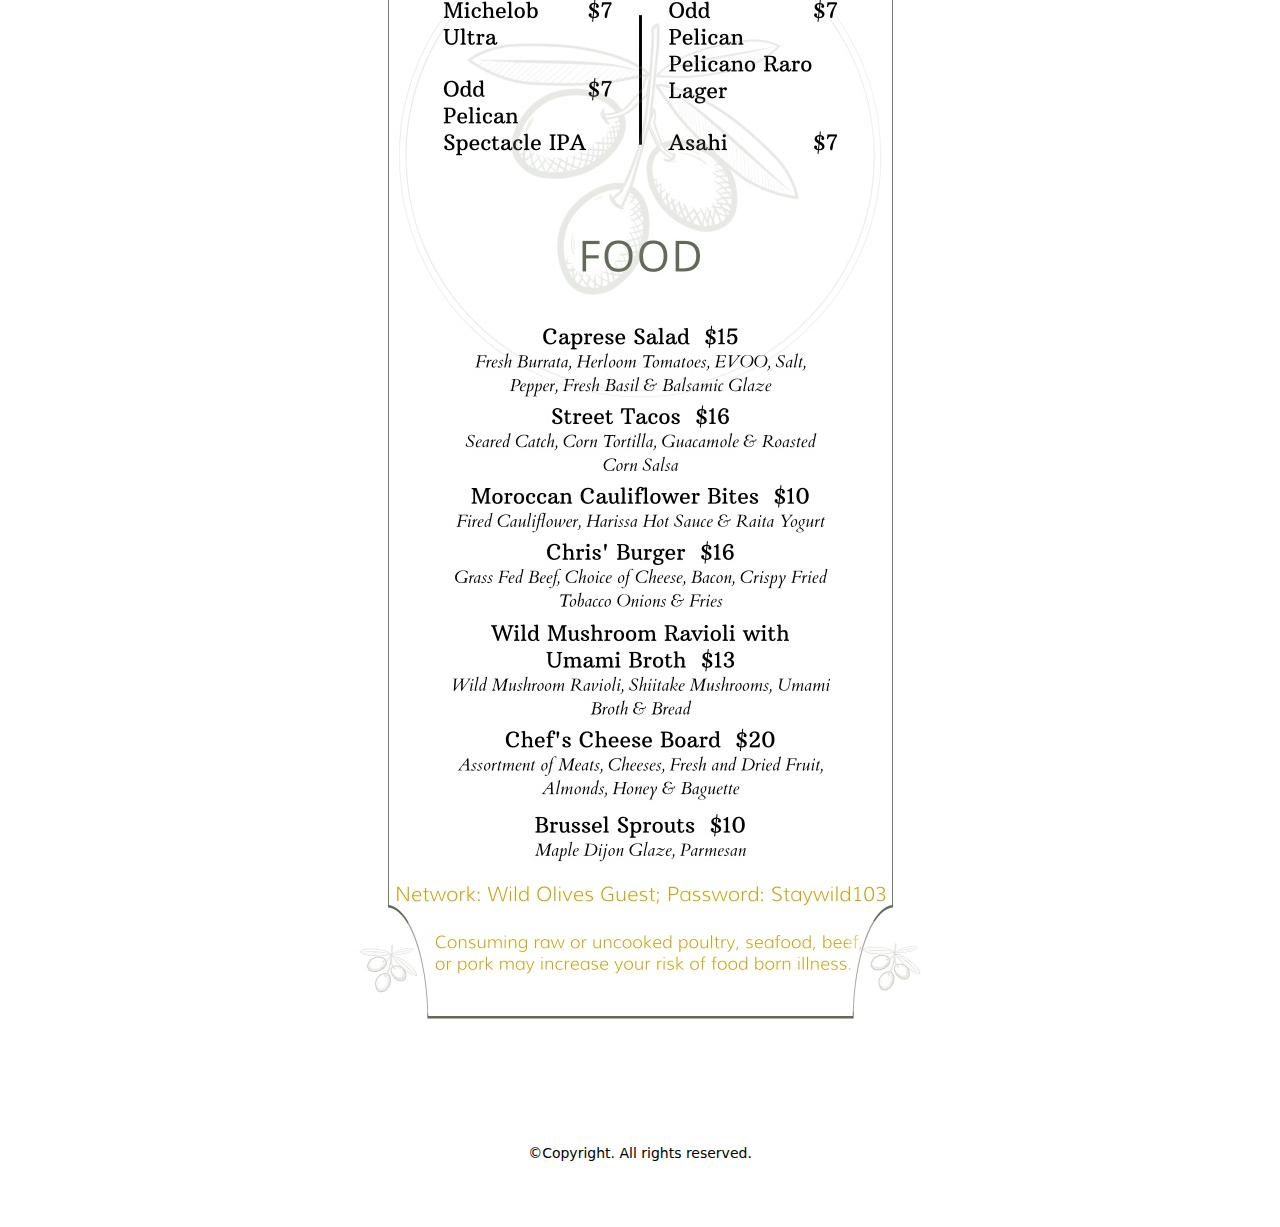
<file: src/happy-hour.html>
<!DOCTYPE html>
<html lang="en">
  <head>
    <meta charset="UTF-8" />
    <meta name="viewport" content="width=device-width, initial-scale=1.0" />
    <link
      rel="stylesheet"
      href="https://cdnjs.cloudflare.com/ajax/libs/font-awesome/6.5.2/css/all.min.css"
      integrity="sha512-SnH5WK+bZxgPHs44uWIX+LLJAJ9/2PkPKZ5QiAj6Ta86w+fsb2TkcmfRyVX3pBnMFcV7oQPJkl9QevSCWr3W6A=="
      crossorigin="anonymous"
      referrerpolicy="no-referrer"
    />
    <link rel="stylesheet" href="./output.css" />
    <style>
      .textShadow {
        text-shadow: rgba(0, 0, 0, 0.498039) -1px -1px 0px,
          rgba(0, 0, 0, 0.498039) -1px 1px 0px,
          rgba(0, 0, 0, 0.498039) 1px 1px 0px,
          rgba(0, 0, 0, 0.498039) 1px -1px 0px;
      }
    </style>
    <title>Document</title>
  </head>
  <body>
    <!-- nav -->
    <nav class="sticky shadow-sm top-0 z-10 p-6 bg-white pr-10 md:px-16">
      <!-- flex container -->
      <div class="flex items-center justify-between">
        <!-- logo -->
        <div class="flex justify-center">
          <a href="/src/index.html">
            <img src="/images/logo.png" class="h-[63px] w-[80px]" alt="" />
          </a>
        </div>
        <div
          class="hidden space-x-14 uppercase font-raleway tracking-widest font-semibold items-center md:flex"
        >
          <a href="/src/menu.html" class="hover:text-oliveBrown">Menu</a>
          <a href="/src/reservations.html" class="hover:text-oliveBrown"
            >Reservations</a
          >
          <a href="/src/events.html" class="hover:text-oliveBrown">Events</a>
          <a href="/src/contact.html" class="hover:text-oliveBrown">Contact</a>

          <!-- button -->
          <a
            href="#"
            class="hidden p-3 px-6 text-white bg-black rounded-sm uppercase font-raleway font-semibold tracking-widest baseline hover:bg-oliveBrown md:block"
            >Order Online</a
          >
        </div>

        <!-- hamburger icon -->
        <button
          id="menu-btn"
          class="block hamburger focus:outline-none md:hidden"
        >
          <span class="hamburger-top"></span>
          <span class="hamburger-middle"></span>
          <span class="hamburger-bottom"></span>
        </button>
      </div>

      <!-- mobile menu -->
      <div class="md:hidden">
        <div
          id="menu"
          class="absolute flex-col items-center hidden space-y-6 font-medium font-raleway uppercase bg-white sm:w-auto sm:self-center left-6 right-6"
        >
          <a href="#">Menu</a>
          <a href="#">Reservations</a>
          <a href="#">Events</a>
          <a href="#">Contact</a>
        </div>
      </div>
    </nav>

    <!-- hero -->
    <section id="hero">
      <div class="relative overflow-hidden h-[520px] text-center">
        <div
          class="absolute inset-0 bg-no-repeat bg-bottom bg-cover bg-fixed parallax-bg"
          style="background-image: url(/images/menu/happy-hour.JPG)"
        >
          <flex class="text-center relative top-56 md:top-44">
            <h1
              class="font-raleway uppercase text-white font-medium tracking-bigWide pl-4 textShadow text-6xl md:text-9xl"
            >
              Happy Hour
            </h1>
          </flex>
        </div>
      </div>
    </section>

    <!-- menu menu -->
    <section id="menuMenu">
      <div class="flex items-center justify-center pt-12">
        <div
          class="hidden space-x-20 justify-center font-raleway uppercase text-md font-semibold tracking-widest md:flex"
        >
          <a href="/src/wine.html" class="hover:text-oliveBrown">Wine</a>
          <a href="/src/cocktails.html" class="hover:text-oliveBrown"
            >Cocktails</a
          >
          <a href="/src/dessert.html" class="hover:text-oliveBrown">Dessert</a>
          <a href="/src/happy-hour.html" class="hover:text-oliveBrown"
            >Happy Hour</a
          >
        </div>
      </div>
    </section>

    <!-- menu -->
    <section id="menu">
      <div class="flex justify-center">
        <img src="/images/menu/happy-hour-menu.jpg" alt="" />
      </div>
    </section>

    <!-- footer -->
    <footer class="sticky mx-auto py-16 bg-white">
      <div class="flex justify-center mx-8 gap-3">
        <a href="https://facebook.com/wildolives30a" target="_blank"
          ><i
            class="text-4xl fa-brands fa-square-facebook"
            style="color: #000000"
          ></i>
        </a>
        <a href="https://instagram.com/wildolives30a" target="_blank"
          ><i
            class="text-4xl fa-brands fa-square-instagram"
            style="color: #000000"
          ></i
        ></a>
        <a href="https://x.com/wildoliveswcb" target="_blank"
          ><i
            class="text-4xl fa-brands fa-square-x-twitter"
            style="color: #000000"
          ></i
        ></a>
        <a href="https://g.co/kgs/fFjGruF" target="_blank"
          ><i
            class="text-4xl fa-brands fa-square-google-plus"
            style="color: #000000"
          ></i
        ></a>
      </div>
      <div class="pt-4 flex justify-center mx-8">
        <p class="text-sm">&copyCopyright. All rights reserved.</p>
      </div>
    </footer>

    <script src="/js/script.js"></script>
  </body>
</html>
</file>
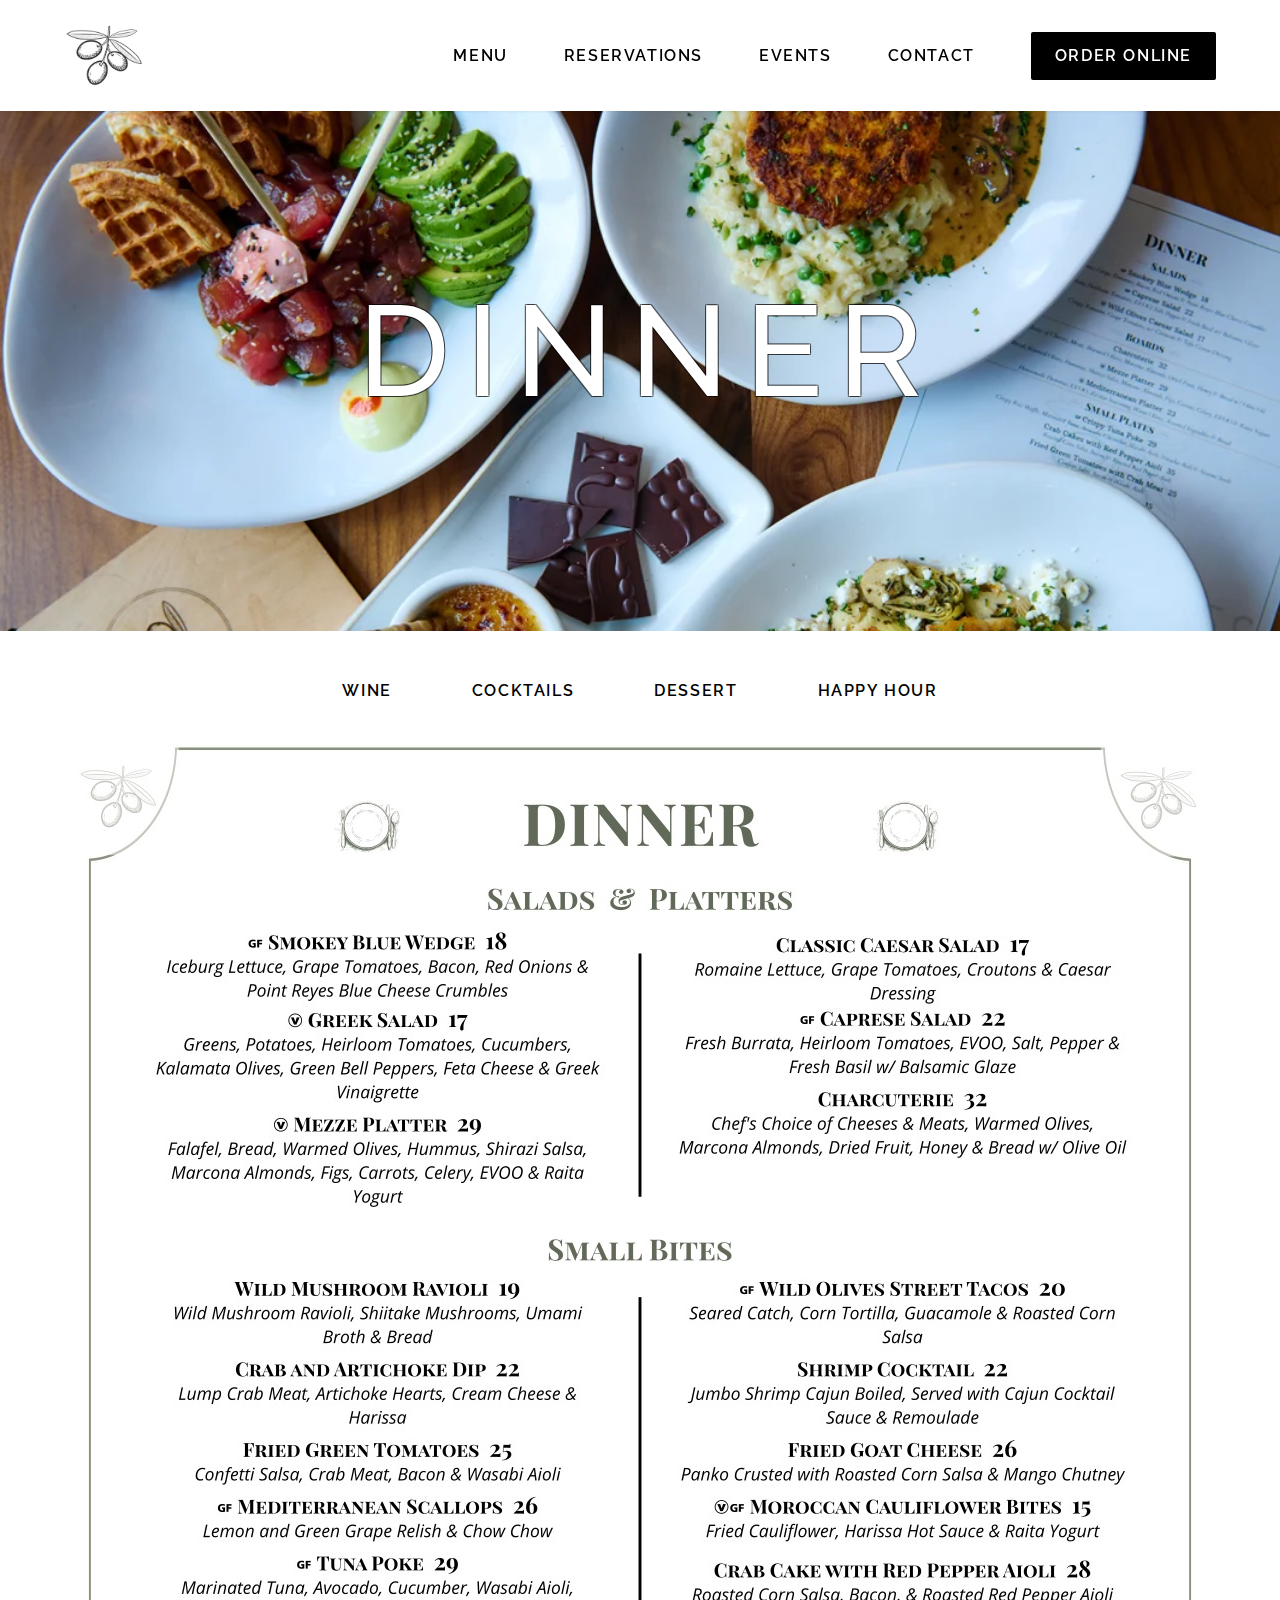
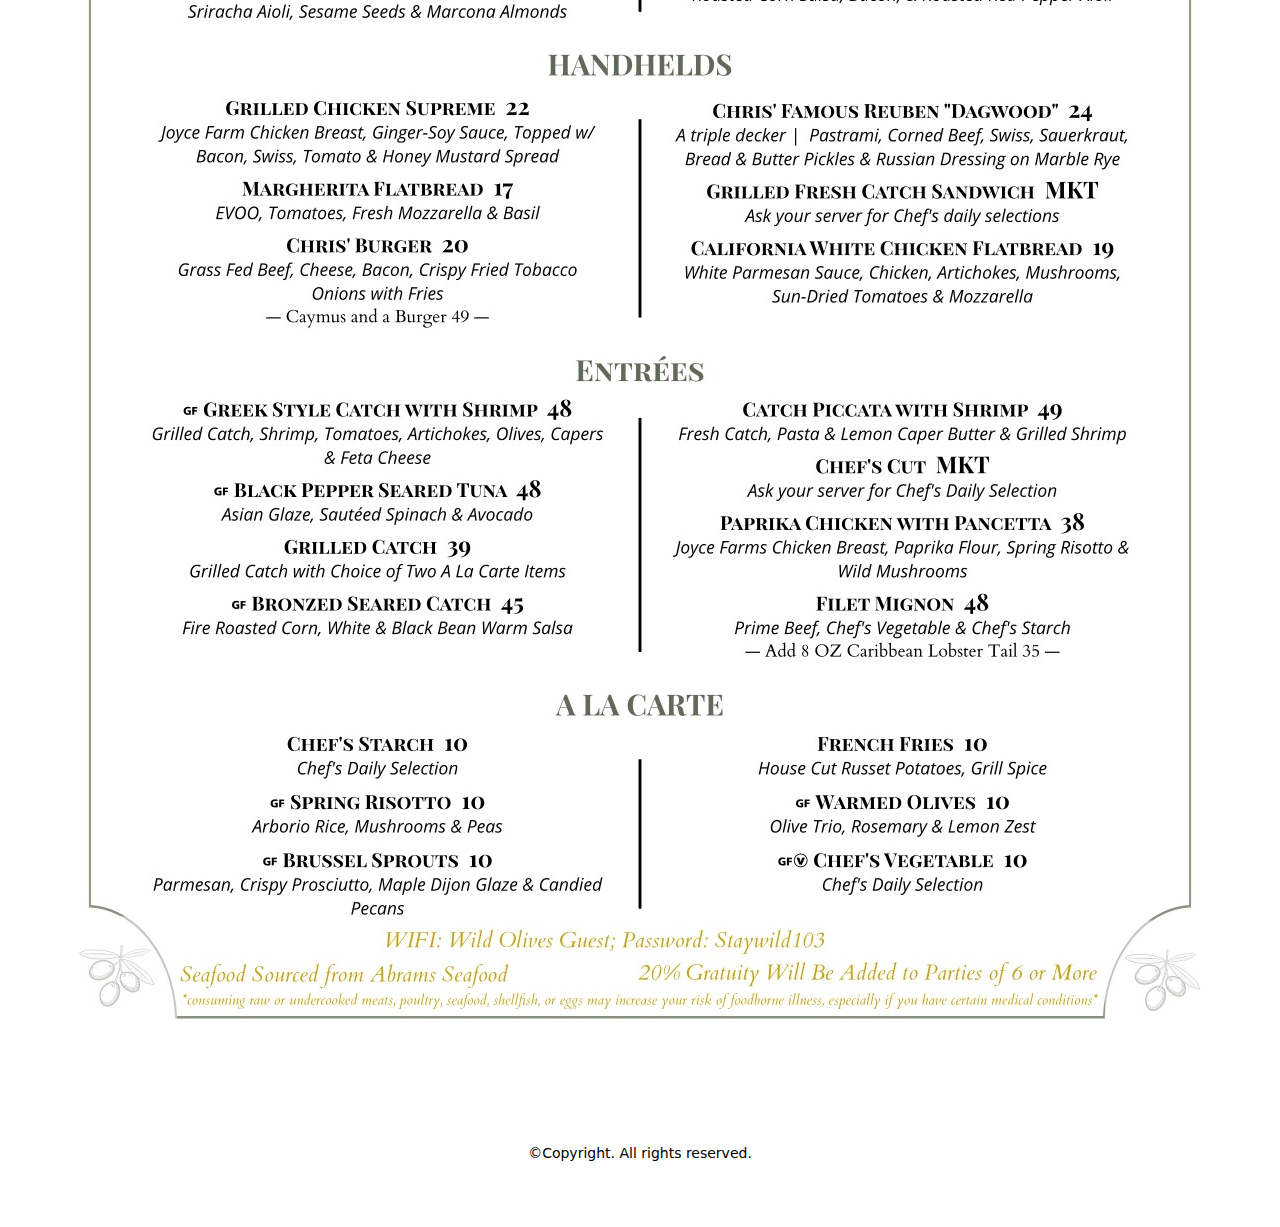
<file: src/menu.html>
<!DOCTYPE html>
<html lang="en">
  <head>
    <meta charset="UTF-8" />
    <meta name="viewport" content="width=device-width, initial-scale=1.0" />
    <link
      rel="stylesheet"
      href="https://cdnjs.cloudflare.com/ajax/libs/font-awesome/6.5.2/css/all.min.css"
      integrity="sha512-SnH5WK+bZxgPHs44uWIX+LLJAJ9/2PkPKZ5QiAj6Ta86w+fsb2TkcmfRyVX3pBnMFcV7oQPJkl9QevSCWr3W6A=="
      crossorigin="anonymous"
      referrerpolicy="no-referrer"
    />
    <link rel="stylesheet" href="./output.css" />
    <style>
      .textShadow {
        text-shadow: rgba(0, 0, 0, 0.498039) -1px -1px 0px,
          rgba(0, 0, 0, 0.498039) -1px 1px 0px,
          rgba(0, 0, 0, 0.498039) 1px 1px 0px,
          rgba(0, 0, 0, 0.498039) 1px -1px 0px;
      }
    </style>
    <title>Document</title>
  </head>
  <body>
    <!-- nav -->
    <nav class="sticky shadow-sm top-0 z-10 p-6 bg-white pr-10 md:px-16">
      <!-- flex container -->
      <div class="flex items-center justify-between">
        <!-- logo -->
        <div class="flex justify-center">
          <a href="/src/index.html">
            <img src="/images/logo.png" class="h-[63px] w-[80px]" alt="" />
          </a>
        </div>
        <div
          class="hidden space-x-14 uppercase font-raleway tracking-widest font-semibold items-center md:flex"
        >
          <a href="/src/menu.html" class="hover:text-oliveBrown">Menu</a>
          <a href="/src/reservations.html" class="hover:text-oliveBrown"
            >Reservations</a
          >
          <a href="/src/events.html" class="hover:text-oliveBrown">Events</a>
          <a href="/src/contact.html" class="hover:text-oliveBrown">Contact</a>

          <!-- button -->
          <a
            href="#"
            class="hidden p-3 px-6 text-white bg-black rounded-sm uppercase font-raleway font-semibold tracking-widest baseline hover:bg-oliveBrown md:block"
            >Order Online</a
          >
        </div>

        <!-- hamburger icon -->
        <button
          id="menu-btn"
          class="block hamburger focus:outline-none md:hidden"
        >
          <span class="hamburger-top"></span>
          <span class="hamburger-middle"></span>
          <span class="hamburger-bottom"></span>
        </button>
      </div>

      <!-- mobile menu -->
      <div class="md:hidden">
        <div
          id="menu"
          class="absolute flex-col items-center hidden space-y-6 font-medium font-raleway uppercase bg-white sm:w-auto sm:self-center left-6 right-6"
        >
          <a href="#">Menu</a>
          <a href="#">Reservations</a>
          <a href="#">Events</a>
          <a href="#">Contact</a>
        </div>
      </div>
    </nav>

    <!-- hero -->
    <section id="hero">
      <div class="relative overflow-hidden h-[520px] text-center">
        <div
          class="absolute inset-0 bg-no-repeat bg-cover bg-fixed parallax-bg"
          style="background-image: url(/images/menu/dinner-menu.webp)"
        >
          <flex class="text-center relative top-56 md:top-44">
            <h1
              class="font-raleway uppercase text-white font-medium tracking-bigWide pl-4 textShadow text-6xl md:text-9xl"
            >
              Dinner
            </h1>
          </flex>
        </div>
      </div>
    </section>

    <!-- menu menu -->
    <section id="menuMenu">
      <div class="flex items-center justify-center pt-12">
        <div
          class="hidden space-x-20 justify-center font-raleway uppercase text-md font-semibold tracking-widest md:flex"
        >
          <a href="/src/wine.html" class="hover:text-oliveBrown">Wine</a>
          <a href="/src/cocktails.html" class="hover:text-oliveBrown"
            >Cocktails</a
          >
          <a href="/src/dessert.html" class="hover:text-oliveBrown">Dessert</a>
          <a href="/src/happy-hour.html" class="hover:text-oliveBrown"
            >Happy Hour</a
          >
        </div>
      </div>
    </section>

    <!-- menu -->
    <section id="menu">
      <div class="flex justify-center">
        <img src="/images/menu/dinner-menu.jpg" alt="" />
      </div>
    </section>

    <!-- footer -->
    <footer class="sticky mx-auto py-16 bg-white">
      <div class="flex justify-center mx-8 gap-3">
        <a href="https://facebook.com/wildolives30a" target="_blank"
          ><i
            class="text-4xl fa-brands fa-square-facebook"
            style="color: #000000"
          ></i>
        </a>
        <a href="https://instagram.com/wildolives30a" target="_blank"
          ><i
            class="text-4xl fa-brands fa-square-instagram"
            style="color: #000000"
          ></i
        ></a>
        <a href="https://x.com/wildoliveswcb" target="_blank"
          ><i
            class="text-4xl fa-brands fa-square-x-twitter"
            style="color: #000000"
          ></i
        ></a>
        <a href="https://g.co/kgs/fFjGruF" target="_blank"
          ><i
            class="text-4xl fa-brands fa-square-google-plus"
            style="color: #000000"
          ></i
        ></a>
      </div>
      <div class="pt-4 flex justify-center mx-8">
        <p class="text-sm">&copyCopyright. All rights reserved.</p>
      </div>
    </footer>

    <script src="/js/script.js"></script>
  </body>
</html>
</file>
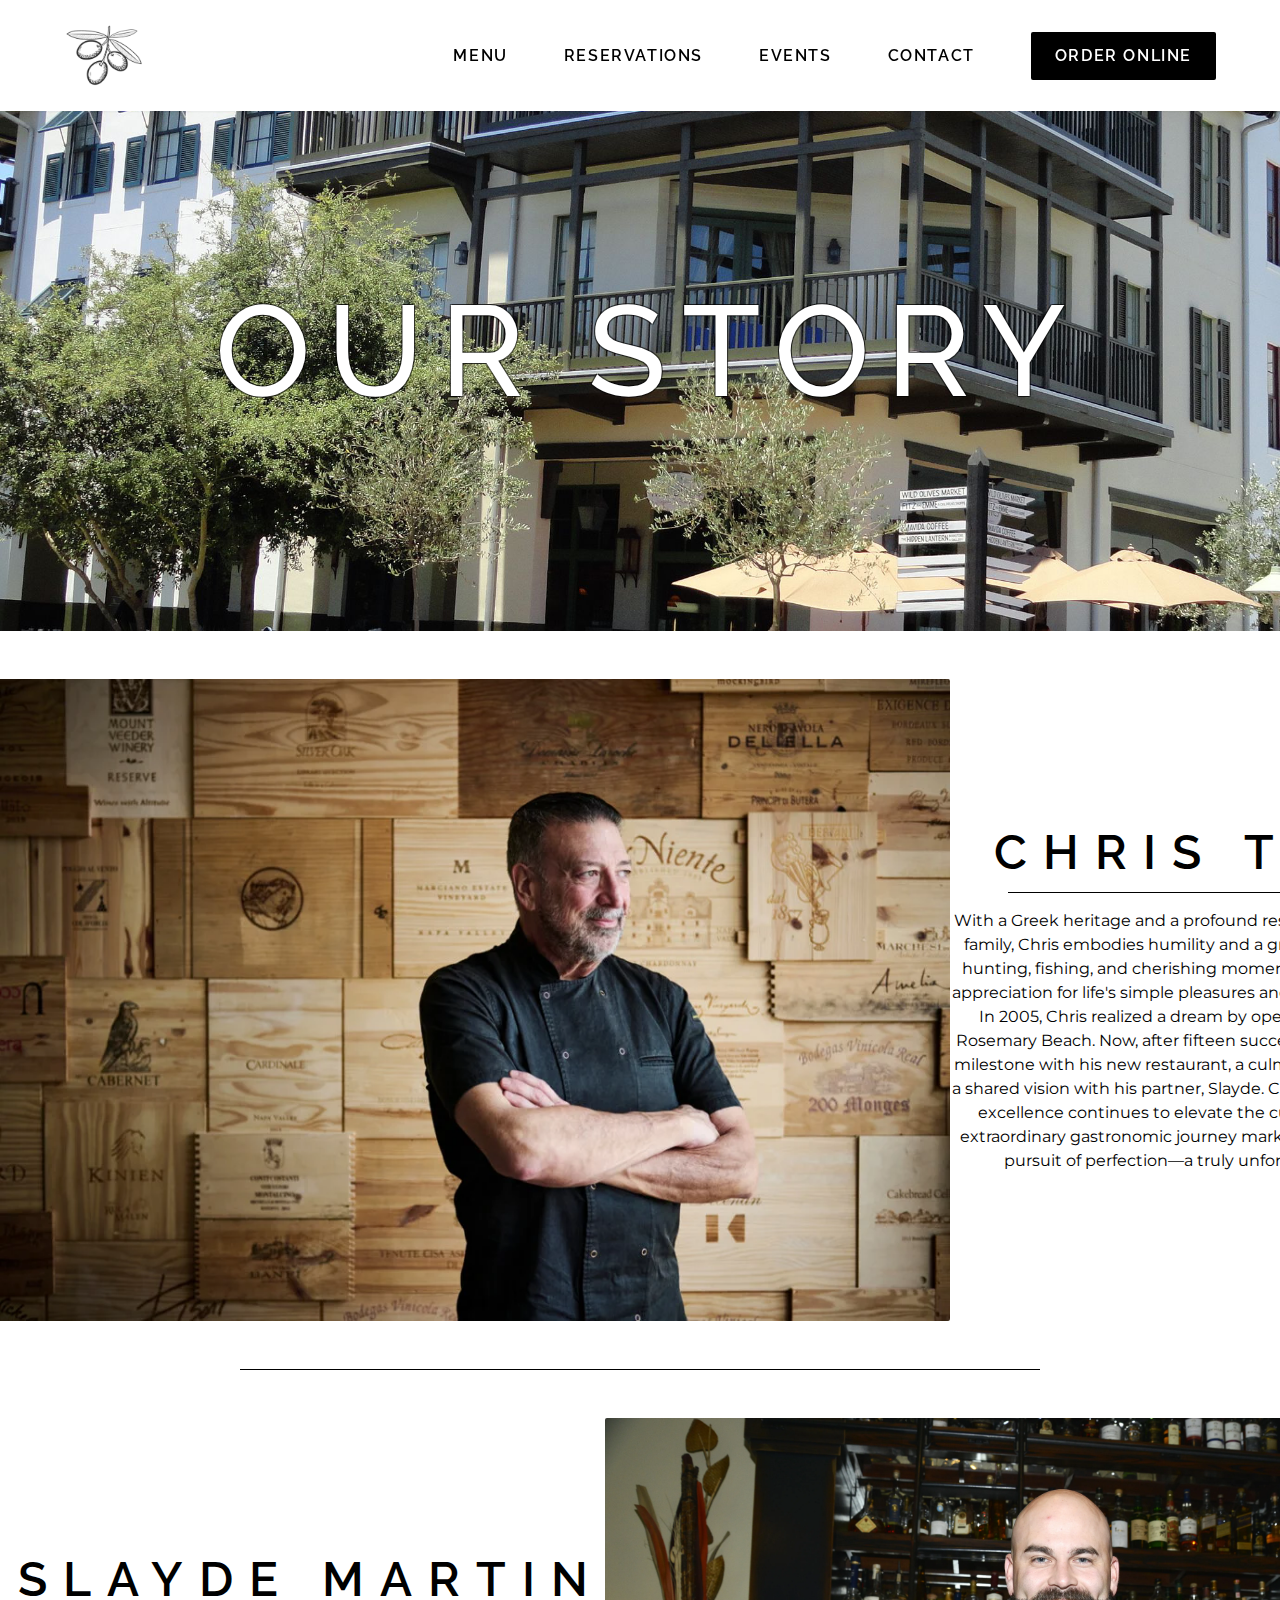
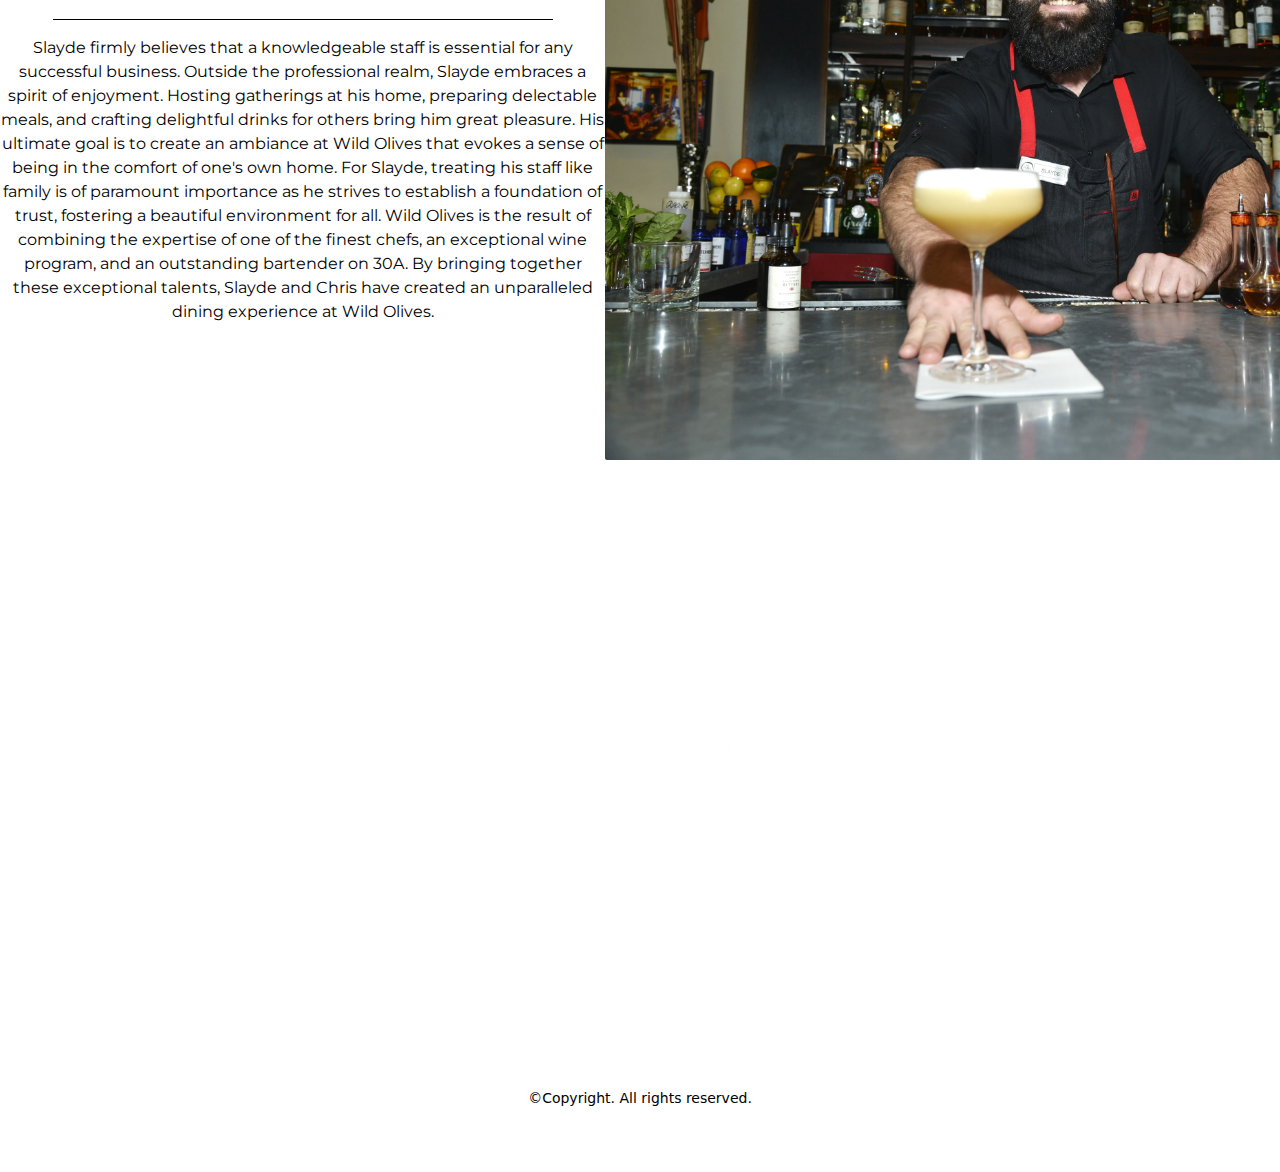
<file: src/our-story.html>
<!DOCTYPE html>
<html lang="en">
  <head>
    <meta charset="UTF-8" />
    <meta name="viewport" content="width=device-width, initial-scale=1.0" />
    <link
      rel="stylesheet"
      href="https://cdnjs.cloudflare.com/ajax/libs/font-awesome/6.5.2/css/all.min.css"
      integrity="sha512-SnH5WK+bZxgPHs44uWIX+LLJAJ9/2PkPKZ5QiAj6Ta86w+fsb2TkcmfRyVX3pBnMFcV7oQPJkl9QevSCWr3W6A=="
      crossorigin="anonymous"
      referrerpolicy="no-referrer"
    />
    <link rel="stylesheet" href="./output.css" />
    <style>
      .textShadow {
        text-shadow: rgba(0, 0, 0, 0.498039) -1px -1px 0px,
          rgba(0, 0, 0, 0.498039) -1px 1px 0px,
          rgba(0, 0, 0, 0.498039) 1px 1px 0px,
          rgba(0, 0, 0, 0.498039) 1px -1px 0px;
      }
    </style>
    <title>Document</title>
  </head>
  <body>
    <!-- nav -->
    <nav class="sticky shadow-sm top-0 z-10 p-6 bg-white pr-10 md:px-16">
      <!-- flex container -->
      <div class="flex items-center justify-between">
        <!-- logo -->
        <div class="flex justify-center">
          <a href="/src/index.html">
            <img src="/images/logo.png" class="h-[63px] w-[80px]" alt="" />
          </a>
        </div>
        <div
          class="hidden space-x-14 uppercase font-raleway tracking-widest font-semibold items-center md:flex"
        >
          <a href="/src/menu.html" class="hover:text-oliveBrown">Menu</a>
          <a href="/src/reservations.html" class="hover:text-oliveBrown"
            >Reservations</a
          >
          <a href="/src/events.html" class="hover:text-oliveBrown">Events</a>
          <a href="/src/contact.html" class="hover:text-oliveBrown">Contact</a>

          <!-- button -->
          <a
            href="#"
            class="hidden p-3 px-6 text-white bg-black rounded-sm uppercase font-raleway font-semibold tracking-widest baseline hover:bg-oliveBrown md:block"
            >Order Online</a
          >
        </div>

        <!-- hamburger icon -->
        <button
          id="menu-btn"
          class="block hamburger focus:outline-none md:hidden"
        >
          <span class="hamburger-top"></span>
          <span class="hamburger-middle"></span>
          <span class="hamburger-bottom"></span>
        </button>
      </div>

      <!-- mobile menu -->
      <div class="md:hidden">
        <div
          id="menu"
          class="absolute flex-col items-center hidden space-y-6 font-medium font-raleway uppercase bg-white sm:w-auto sm:self-center left-6 right-6"
        >
          <a href="#">Menu</a>
          <a href="#">Reservations</a>
          <a href="#">Events</a>
          <a href="#">Contact</a>
        </div>
      </div>
    </nav>

    <!-- hero -->
    <section id="hero">
      <div class="relative overflow-hidden h-[520px] text-center">
        <div
          class="absolute bg-bottom inset-0 bg-no-repeat bg-cover bg-fixed parallax-bg"
          style="background-image: url(/images/our-story/old-wildolives.jpg)"
        >
          <flex class="text-center relative top-56 md:top-44">
            <h1
              class="font-raleway uppercase text-white font-medium tracking-bigWide pl-4 textShadow text-6xl md:text-9xl"
            >
              Our Story
            </h1>
          </flex>
        </div>
      </div>
    </section>

    <!-- chris -->
    <section id="chrisInfo" class="mx-auto my-4">
      <div class="flex justify-between py-8">
        <img
          src="/images/our-story/chris-pic.webp"
          class="h-[642px] w-[950px] rounded-r-sm"
          alt=""
        />
        <div
          class="flex flex-col justify-center align-center text-center mx-auto"
        >
          <h2
            class="text-5xl pl-4 font-raleway uppercase font-semibold tracking-bigWide"
          >
            Chris Trovas
          </h2>
          <hr class="mx-auto h-px w-[490px] my-4 bg-black border-0" />
          <p class="font-montserrat w-[605px]">
            With a Greek heritage and a profound respect for education instilled
            by his family, Chris embodies humility and a grounded perspective.
            His love for hunting, fishing, and cherishing moments with his
            grandkids reflects his appreciation for life's simple pleasures and
            a genuine connection to nature. In 2005, Chris realized a dream by
            opening the original Wild Olives in Rosemary Beach. Now, after
            fifteen successful years, he embarks on a new milestone with his new
            restaurant, a culmination of lifelong dedication and a shared vision
            with his partner, Slayde. Chris's unwavering commitment to
            excellence continues to elevate the culinary industry. Join him on
            an extraordinary gastronomic journey marked by passion, expertise,
            and the pursuit of perfection—a truly unforgettable experience
            awaits.
          </p>
        </div>
      </div>
    </section>

    <!-- line -->
    <section id="separatingLine">
      <hr class="mx-auto h-px w-[800px] my-4 bg-black border-0" />
    </section>

    <!-- slayde -->
    <section id="slaydeInfo" class="mx-auto my-4">
      <div class="flex justify-between py-8">
        <div
          class="flex flex-col justify-center align-center text-center mx-auto"
        >
          <h2
            class="text-5xl pl-4 font-raleway uppercase font-semibold tracking-bigWide"
          >
            Slayde Martin
          </h2>
          <hr class="mx-auto h-px w-[500px] my-4 bg-black border-0" />
          <p class="font-montserrat w-[605px]">
            Slayde firmly believes that a knowledgeable staff is essential for
            any successful business. Outside the professional realm, Slayde
            embraces a spirit of enjoyment. Hosting gatherings at his home,
            preparing delectable meals, and crafting delightful drinks for
            others bring him great pleasure. His ultimate goal is to create an
            ambiance at Wild Olives that evokes a sense of being in the comfort
            of one's own home. For Slayde, treating his staff like family is of
            paramount importance as he strives to establish a foundation of
            trust, fostering a beautiful environment for all. Wild Olives is the
            result of combining the expertise of one of the finest chefs, an
            exceptional wine program, and an outstanding bartender on 30A. By
            bringing together these exceptional talents, Slayde and Chris have
            created an unparalleled dining experience at Wild Olives.
          </p>
        </div>
        <img
          src="/images/our-story/good-slayde.webp"
          class="h-[642px] w-[950px] rounded-l-sm"
          alt=""
        />
      </div>
    </section>

    <!-- stor banner -->
    <section id="storeBanner">
      <div class="relative overflow-hidden h-[500px]">
        <div
          class="absolute inset-0 bg-no-repeat bg-center bg-cover bg-fixed parallax-bg"
          style="background-image: url(/images/our-story/store-banner.jpg)"
        >
          <div class="flex justify-center">
            <img
              class="absolute items-center top-24"
              src="/images/home/cork-overlay.webp"
              alt=""
            />
          </div>
        </div>
      </div>
    </section>

    <!-- footer -->
    <footer class="sticky mx-auto py-16 bg-white">
      <div class="flex justify-center mx-8 gap-3">
        <a href="https://facebook.com/wildolives30a" target="_blank"
          ><i
            class="text-4xl fa-brands fa-square-facebook"
            style="color: #000000"
          ></i>
        </a>
        <a href="https://instagram.com/wildolives30a" target="_blank"
          ><i
            class="text-4xl fa-brands fa-square-instagram"
            style="color: #000000"
          ></i
        ></a>
        <a href="https://x.com/wildoliveswcb" target="_blank"
          ><i
            class="text-4xl fa-brands fa-square-x-twitter"
            style="color: #000000"
          ></i
        ></a>
        <a href="https://g.co/kgs/fFjGruF" target="_blank"
          ><i
            class="text-4xl fa-brands fa-square-google-plus"
            style="color: #000000"
          ></i
        ></a>
      </div>
      <div class="pt-4 flex justify-center mx-8">
        <p class="text-sm">&copyCopyright. All rights reserved.</p>
      </div>
    </footer>

    <script src="/js/script.js"></script>
  </body>
</html>
</file>
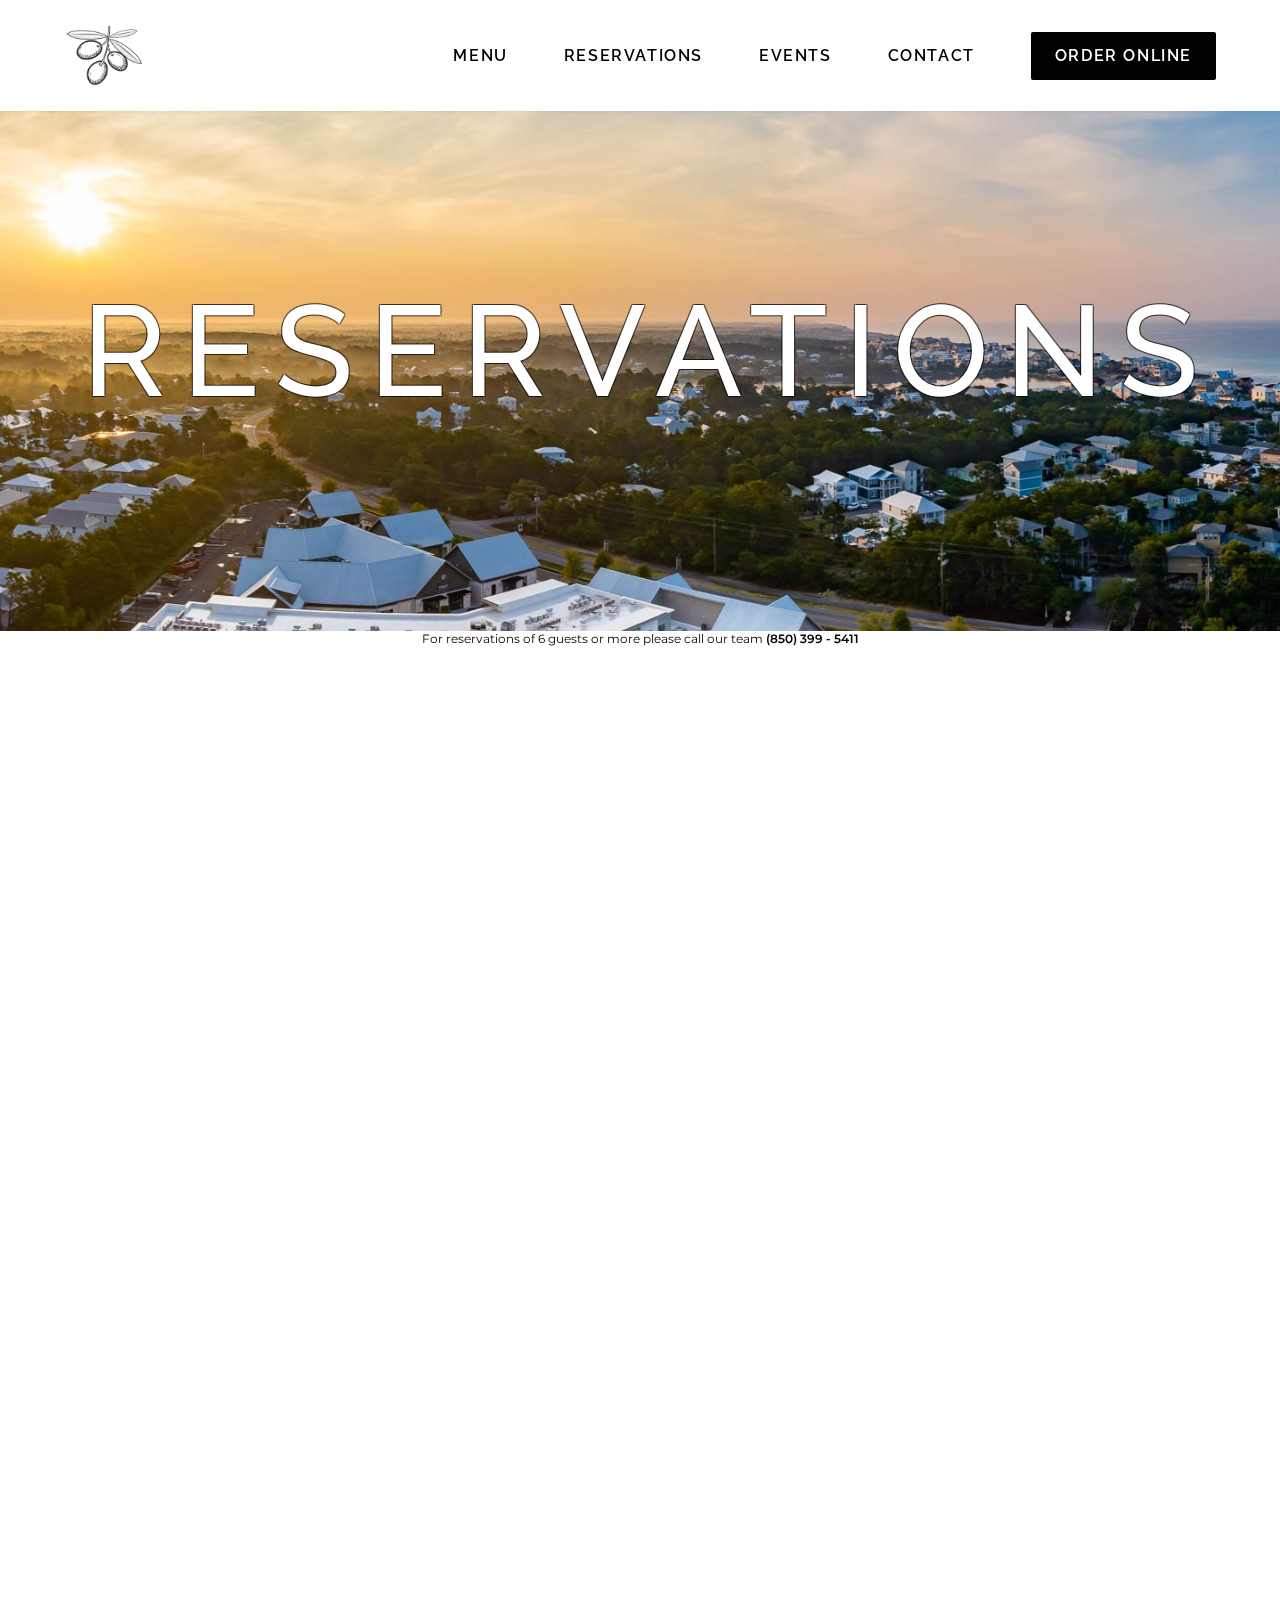
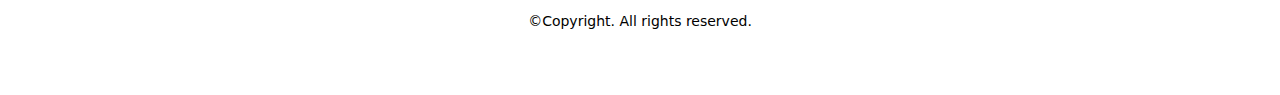
<file: src/reservations.html>
<!DOCTYPE html>
<html lang="en">
  <head>
    <meta charset="UTF-8" />
    <meta name="viewport" content="width=device-width, initial-scale=1.0" />
    <link
      rel="stylesheet"
      href="https://cdnjs.cloudflare.com/ajax/libs/font-awesome/6.5.2/css/all.min.css"
      integrity="sha512-SnH5WK+bZxgPHs44uWIX+LLJAJ9/2PkPKZ5QiAj6Ta86w+fsb2TkcmfRyVX3pBnMFcV7oQPJkl9QevSCWr3W6A=="
      crossorigin="anonymous"
      referrerpolicy="no-referrer"
    />
    <link rel="stylesheet" href="./output.css" />
    <style>
      .textShadow {
        text-shadow: rgba(0, 0, 0, 0.498039) -1px -1px 0px,
          rgba(0, 0, 0, 0.498039) -1px 1px 0px,
          rgba(0, 0, 0, 0.498039) 1px 1px 0px,
          rgba(0, 0, 0, 0.498039) 1px -1px 0px;
      }
    </style>
    <title>Document</title>
  </head>
  <body>
    <!-- nav -->
    <nav class="sticky shadow-sm top-0 z-10 p-6 bg-white pr-10 md:px-16">
      <!-- flex container -->
      <div class="flex items-center justify-between">
        <!-- logo -->
        <div class="flex justify-center">
          <a href="/src/index.html">
            <img src="/images/logo.png" class="h-[63px] w-[80px]" alt="" />
          </a>
        </div>
        <div
          class="hidden space-x-14 uppercase font-raleway tracking-widest font-semibold items-center md:flex"
        >
          <a href="/src/menu.html" class="hover:text-oliveBrown">Menu</a>
          <a href="/src/reservations.html" class="hover:text-oliveBrown"
            >Reservations</a
          >
          <a href="/src/events.html" class="hover:text-oliveBrown">Events</a>
          <a href="/src/contact.html" class="hover:text-oliveBrown">Contact</a>

          <!-- button -->
          <a
            href="#"
            class="hidden p-3 px-6 text-white bg-black rounded-sm uppercase font-raleway font-semibold tracking-widest baseline hover:bg-oliveBrown md:block"
            >Order Online</a
          >
        </div>

        <!-- hamburger icon -->
        <button
          id="menu-btn"
          class="block hamburger focus:outline-none md:hidden"
        >
          <span class="hamburger-top"></span>
          <span class="hamburger-middle"></span>
          <span class="hamburger-bottom"></span>
        </button>
      </div>

      <!-- mobile menu -->
      <div class="md:hidden">
        <div
          id="menu"
          class="absolute flex-col items-center hidden space-y-6 font-medium font-raleway uppercase bg-white sm:w-auto sm:self-center left-6 right-6"
        >
          <a href="#">Menu</a>
          <a href="#">Reservations</a>
          <a href="#">Events</a>
          <a href="#">Contact</a>
        </div>
      </div>
    </nav>

    <!-- hero -->
    <section id="hero">
      <div class="relative overflow-hidden h-[520px] text-center">
        <div
          class="absolute bg-top inset-0 bg-no-repeat bg-cover bg-fixed parallax-bg"
          style="
            background-image: url(/images/reservations/reservations-hero.jpg);
          "
        >
          <flex class="text-center relative top-56 md:top-44">
            <h1
              class="font-raleway uppercase text-white font-medium tracking-bigWide pl-4 textShadow text-6xl md:text-9xl"
            >
              Reservations
            </h1>
          </flex>
        </div>
      </div>
    </section>

    <!-- open table -->
    <section id="openTable">
      <div class="flex justify-center">
        <iframe
          class="aspect-auto h-screen w-full"
          src="https://www.opentable.com/r/wild-olives-market-and-cafe-reservations-rosemary-beach?restref=283405&lang=en-US&ot_source=Restaurant%20website"
          type=""
        ></iframe>
        <h2 class="font-montserrat text-xs absolute">
          For reservations of 6 guests or more please call our team
          <span class="font-semibold">(850) 399 - 5411</span>
        </h2>
      </div>
    </section>

    <!-- footer -->
    <footer class="sticky mx-auto py-16 bg-white">
      <div class="flex justify-center mx-8 gap-3">
        <a href="https://facebook.com/wildolives30a" target="_blank"
          ><i
            class="text-4xl fa-brands fa-square-facebook"
            style="color: #000000"
          ></i>
        </a>
        <a href="https://instagram.com/wildolives30a" target="_blank"
          ><i
            class="text-4xl fa-brands fa-square-instagram"
            style="color: #000000"
          ></i
        ></a>
        <a href="https://x.com/wildoliveswcb" target="_blank"
          ><i
            class="text-4xl fa-brands fa-square-x-twitter"
            style="color: #000000"
          ></i
        ></a>
        <a href="https://g.co/kgs/fFjGruF" target="_blank"
          ><i
            class="text-4xl fa-brands fa-square-google-plus"
            style="color: #000000"
          ></i
        ></a>
      </div>
      <div class="pt-4 flex justify-center mx-8">
        <p class="text-sm">&copyCopyright. All rights reserved.</p>
      </div>
    </footer>

    <script src="/js/script.js"></script>
  </body>
</html>
</file>
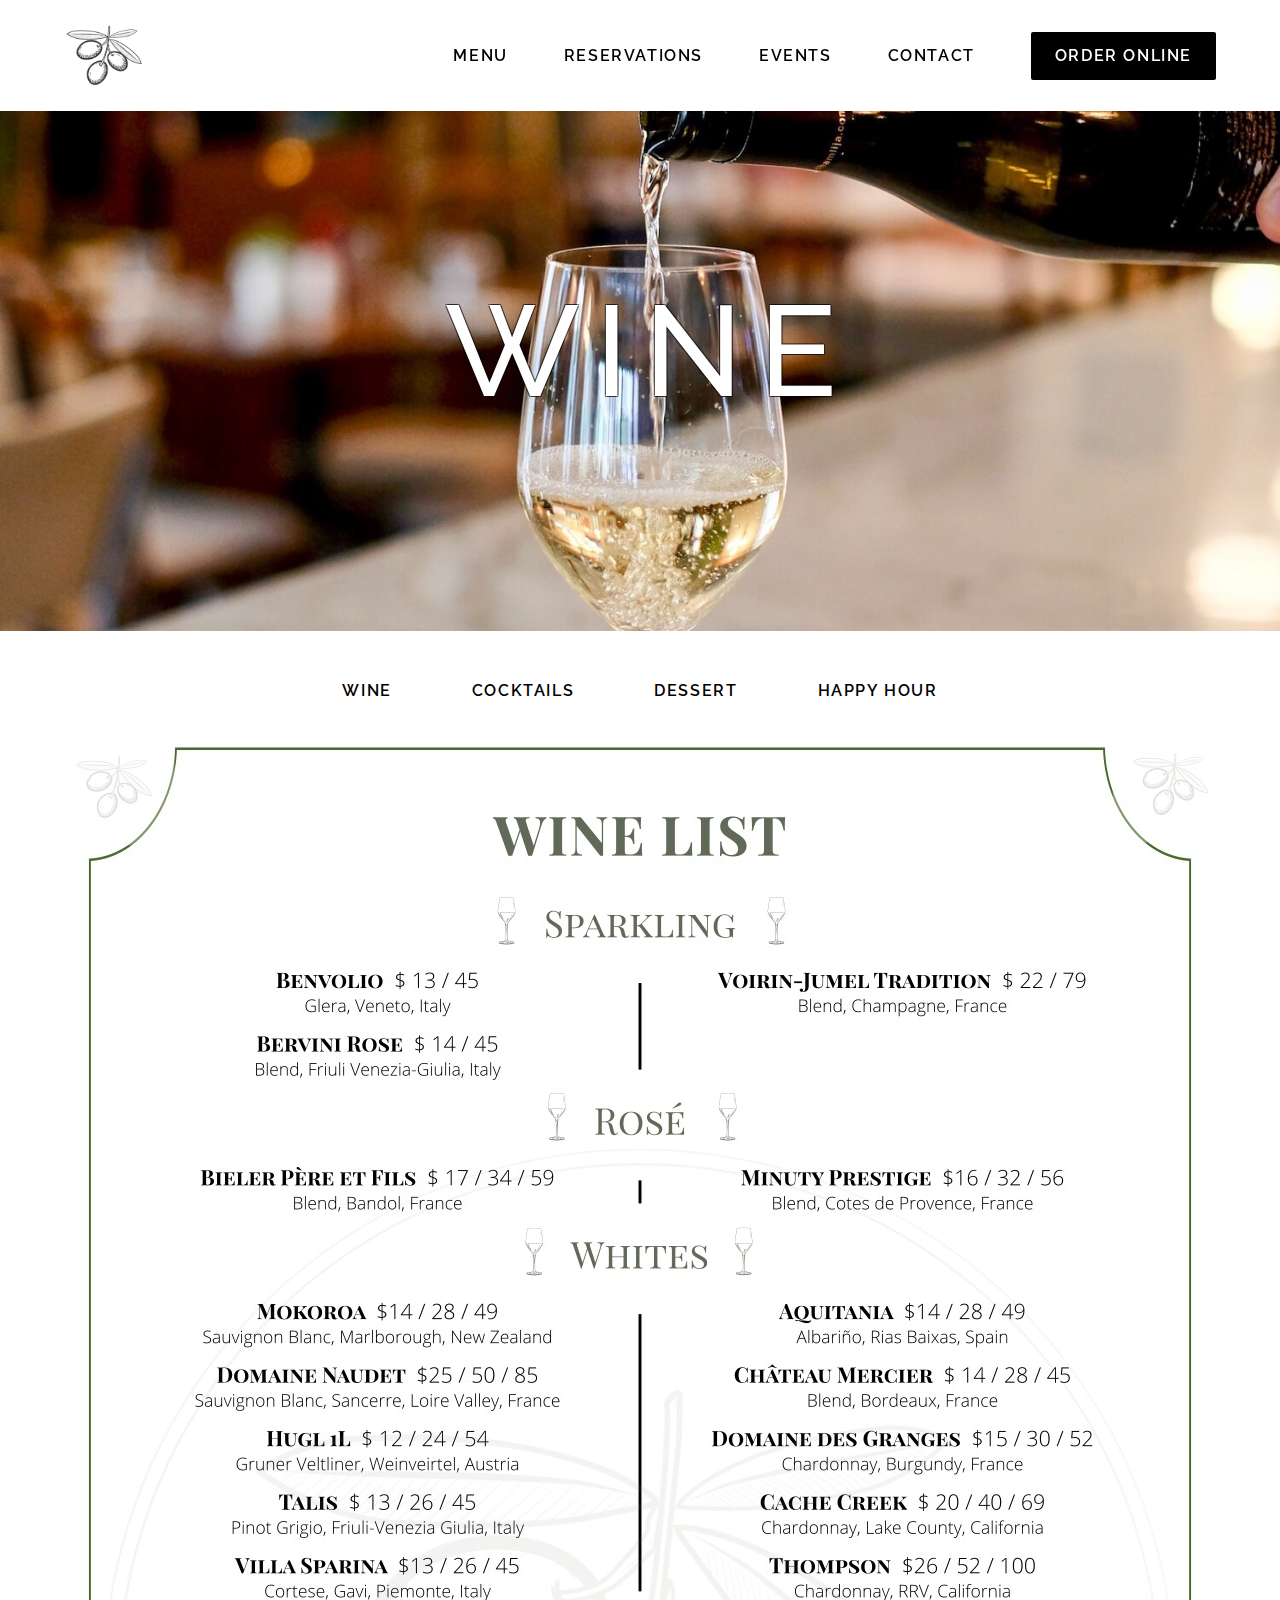
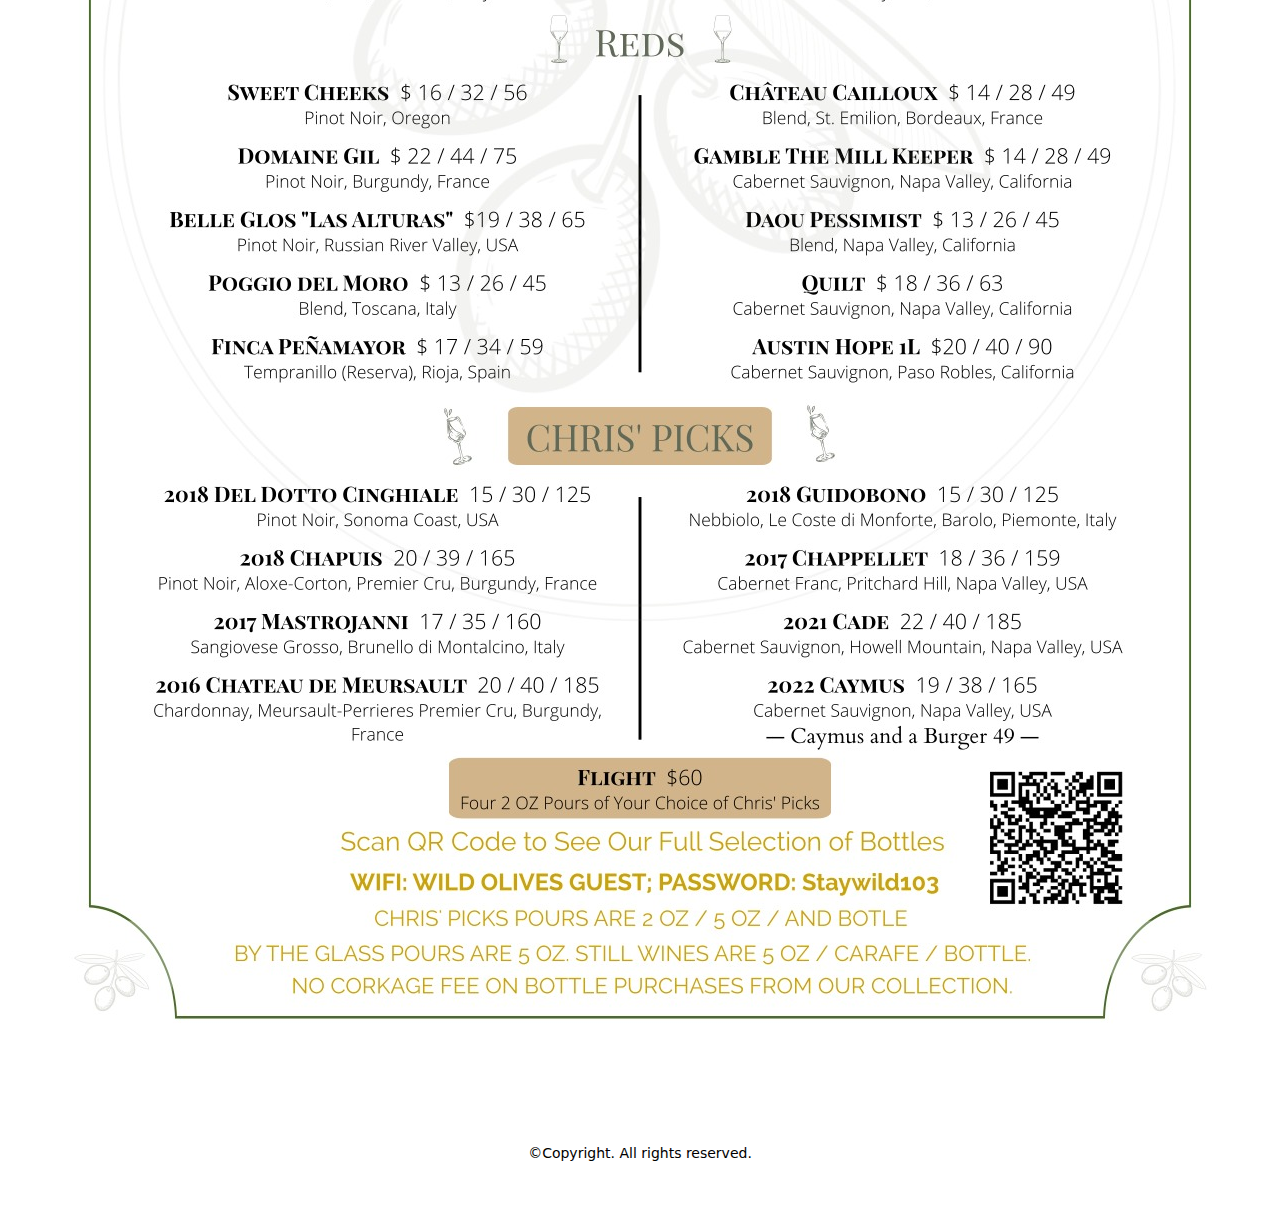
<file: src/wine.html>
<!DOCTYPE html>
<html lang="en">
  <head>
    <meta charset="UTF-8" />
    <meta name="viewport" content="width=device-width, initial-scale=1.0" />
    <link
      rel="stylesheet"
      href="https://cdnjs.cloudflare.com/ajax/libs/font-awesome/6.5.2/css/all.min.css"
      integrity="sha512-SnH5WK+bZxgPHs44uWIX+LLJAJ9/2PkPKZ5QiAj6Ta86w+fsb2TkcmfRyVX3pBnMFcV7oQPJkl9QevSCWr3W6A=="
      crossorigin="anonymous"
      referrerpolicy="no-referrer"
    />
    <link rel="stylesheet" href="./output.css" />
    <style>
      .textShadow {
        text-shadow: rgba(0, 0, 0, 0.498039) -1px -1px 0px,
          rgba(0, 0, 0, 0.498039) -1px 1px 0px,
          rgba(0, 0, 0, 0.498039) 1px 1px 0px,
          rgba(0, 0, 0, 0.498039) 1px -1px 0px;
      }
    </style>
    <title>Document</title>
  </head>
  <body>
    <!-- nav -->
    <nav class="sticky shadow-sm top-0 z-10 p-6 bg-white pr-10 md:px-16">
      <!-- flex container -->
      <div class="flex items-center justify-between">
        <!-- logo -->
        <div class="flex justify-center">
          <a href="/src/index.html">
            <img src="/images/logo.png" class="h-[63px] w-[80px]" alt="" />
          </a>
        </div>
        <div
          class="hidden space-x-14 uppercase font-raleway tracking-widest font-semibold items-center md:flex"
        >
          <a href="/src/menu.html" class="hover:text-oliveBrown">Menu</a>
          <a href="/src/reservations.html" class="hover:text-oliveBrown"
            >Reservations</a
          >
          <a href="/src/events.html" class="hover:text-oliveBrown">Events</a>
          <a href="/src/contact.html" class="hover:text-oliveBrown">Contact</a>

          <!-- button -->
          <a
            href="#"
            class="hidden p-3 px-6 text-white bg-black rounded-sm uppercase font-raleway font-semibold tracking-widest baseline hover:bg-oliveBrown md:block"
            >Order Online</a
          >
        </div>

        <!-- hamburger icon -->
        <button
          id="menu-btn"
          class="block hamburger focus:outline-none md:hidden"
        >
          <span class="hamburger-top"></span>
          <span class="hamburger-middle"></span>
          <span class="hamburger-bottom"></span>
        </button>
      </div>

      <!-- mobile menu -->
      <div class="md:hidden">
        <div
          id="menu"
          class="absolute flex-col items-center hidden space-y-6 font-medium font-raleway uppercase bg-white sm:w-auto sm:self-center left-6 right-6"
        >
          <a href="#">Menu</a>
          <a href="#">Reservations</a>
          <a href="#">Events</a>
          <a href="#">Contact</a>
        </div>
      </div>
    </nav>

    <!-- hero -->
    <section id="hero">
      <div class="relative overflow-hidden h-[520px] text-center">
        <div
          class="absolute inset-0 bg-no-repeat bg-center bg-cover bg-fixed parallax-bg"
          style="background-image: url(/images/menu/btg-wine.jpeg)"
        >
          <flex class="text-center relative top-56 md:top-44">
            <h1
              class="font-raleway uppercase text-white font-medium tracking-bigWide pl-4 textShadow text-6xl md:text-9xl"
            >
              Wine
            </h1>
          </flex>
        </div>
      </div>
    </section>

    <!-- menu menu -->
    <section id="menuMenu">
      <div class="flex items-center justify-center pt-12">
        <div
          class="hidden space-x-20 justify-center font-raleway uppercase text-md font-semibold tracking-widest md:flex"
        >
          <a href="/src/wine.html" class="hover:text-oliveBrown">Wine</a>
          <a href="/src/cocktails.html" class="hover:text-oliveBrown"
            >Cocktails</a
          >
          <a href="/src/dessert.html" class="hover:text-oliveBrown">Dessert</a>
          <a href="/src/happy-hour.html" class="hover:text-oliveBrown"
            >Happy Hour</a
          >
        </div>
      </div>
    </section>

    <!-- menu -->
    <section id="menu">
      <div class="flex justify-center">
        <img src="/images/menu/wine-list.jpg" alt="" />
      </div>
    </section>

    <!-- footer -->
    <footer class="sticky mx-auto py-16 bg-white">
      <div class="flex justify-center mx-8 gap-3">
        <a href="https://facebook.com/wildolives30a" target="_blank"
          ><i
            class="text-4xl fa-brands fa-square-facebook"
            style="color: #000000"
          ></i>
        </a>
        <a href="https://instagram.com/wildolives30a" target="_blank"
          ><i
            class="text-4xl fa-brands fa-square-instagram"
            style="color: #000000"
          ></i
        ></a>
        <a href="https://x.com/wildoliveswcb" target="_blank"
          ><i
            class="text-4xl fa-brands fa-square-x-twitter"
            style="color: #000000"
          ></i
        ></a>
        <a href="https://g.co/kgs/fFjGruF" target="_blank"
          ><i
            class="text-4xl fa-brands fa-square-google-plus"
            style="color: #000000"
          ></i
        ></a>
      </div>
      <div class="pt-4 flex justify-center mx-8">
        <p class="text-sm">&copyCopyright. All rights reserved.</p>
      </div>
    </footer>

    <script src="/js/script.js"></script>
  </body>
</html>
</file>
<file: src/output.css>
*, ::before, ::after {
  --tw-border-spacing-x: 0;
  --tw-border-spacing-y: 0;
  --tw-translate-x: 0;
  --tw-translate-y: 0;
  --tw-rotate: 0;
  --tw-skew-x: 0;
  --tw-skew-y: 0;
  --tw-scale-x: 1;
  --tw-scale-y: 1;
  --tw-pan-x:  ;
  --tw-pan-y:  ;
  --tw-pinch-zoom:  ;
  --tw-scroll-snap-strictness: proximity;
  --tw-gradient-from-position:  ;
  --tw-gradient-via-position:  ;
  --tw-gradient-to-position:  ;
  --tw-ordinal:  ;
  --tw-slashed-zero:  ;
  --tw-numeric-figure:  ;
  --tw-numeric-spacing:  ;
  --tw-numeric-fraction:  ;
  --tw-ring-inset:  ;
  --tw-ring-offset-width: 0px;
  --tw-ring-offset-color: #fff;
  --tw-ring-color: rgb(59 130 246 / 0.5);
  --tw-ring-offset-shadow: 0 0 #0000;
  --tw-ring-shadow: 0 0 #0000;
  --tw-shadow: 0 0 #0000;
  --tw-shadow-colored: 0 0 #0000;
  --tw-blur:  ;
  --tw-brightness:  ;
  --tw-contrast:  ;
  --tw-grayscale:  ;
  --tw-hue-rotate:  ;
  --tw-invert:  ;
  --tw-saturate:  ;
  --tw-sepia:  ;
  --tw-drop-shadow:  ;
  --tw-backdrop-blur:  ;
  --tw-backdrop-brightness:  ;
  --tw-backdrop-contrast:  ;
  --tw-backdrop-grayscale:  ;
  --tw-backdrop-hue-rotate:  ;
  --tw-backdrop-invert:  ;
  --tw-backdrop-opacity:  ;
  --tw-backdrop-saturate:  ;
  --tw-backdrop-sepia:  ;
  --tw-contain-size:  ;
  --tw-contain-layout:  ;
  --tw-contain-paint:  ;
  --tw-contain-style:  ;
}

::backdrop {
  --tw-border-spacing-x: 0;
  --tw-border-spacing-y: 0;
  --tw-translate-x: 0;
  --tw-translate-y: 0;
  --tw-rotate: 0;
  --tw-skew-x: 0;
  --tw-skew-y: 0;
  --tw-scale-x: 1;
  --tw-scale-y: 1;
  --tw-pan-x:  ;
  --tw-pan-y:  ;
  --tw-pinch-zoom:  ;
  --tw-scroll-snap-strictness: proximity;
  --tw-gradient-from-position:  ;
  --tw-gradient-via-position:  ;
  --tw-gradient-to-position:  ;
  --tw-ordinal:  ;
  --tw-slashed-zero:  ;
  --tw-numeric-figure:  ;
  --tw-numeric-spacing:  ;
  --tw-numeric-fraction:  ;
  --tw-ring-inset:  ;
  --tw-ring-offset-width: 0px;
  --tw-ring-offset-color: #fff;
  --tw-ring-color: rgb(59 130 246 / 0.5);
  --tw-ring-offset-shadow: 0 0 #0000;
  --tw-ring-shadow: 0 0 #0000;
  --tw-shadow: 0 0 #0000;
  --tw-shadow-colored: 0 0 #0000;
  --tw-blur:  ;
  --tw-brightness:  ;
  --tw-contrast:  ;
  --tw-grayscale:  ;
  --tw-hue-rotate:  ;
  --tw-invert:  ;
  --tw-saturate:  ;
  --tw-sepia:  ;
  --tw-drop-shadow:  ;
  --tw-backdrop-blur:  ;
  --tw-backdrop-brightness:  ;
  --tw-backdrop-contrast:  ;
  --tw-backdrop-grayscale:  ;
  --tw-backdrop-hue-rotate:  ;
  --tw-backdrop-invert:  ;
  --tw-backdrop-opacity:  ;
  --tw-backdrop-saturate:  ;
  --tw-backdrop-sepia:  ;
  --tw-contain-size:  ;
  --tw-contain-layout:  ;
  --tw-contain-paint:  ;
  --tw-contain-style:  ;
}

/*
! tailwindcss v3.4.14 | MIT License | https://tailwindcss.com
*/

/*
1. Prevent padding and border from affecting element width. (https://github.com/mozdevs/cssremedy/issues/4)
2. Allow adding a border to an element by just adding a border-width. (https://github.com/tailwindcss/tailwindcss/pull/116)
*/

*,
::before,
::after {
  box-sizing: border-box;
  /* 1 */
  border-width: 0;
  /* 2 */
  border-style: solid;
  /* 2 */
  border-color: #e5e7eb;
  /* 2 */
}

::before,
::after {
  --tw-content: '';
}

/*
1. Use a consistent sensible line-height in all browsers.
2. Prevent adjustments of font size after orientation changes in iOS.
3. Use a more readable tab size.
4. Use the user's configured `sans` font-family by default.
5. Use the user's configured `sans` font-feature-settings by default.
6. Use the user's configured `sans` font-variation-settings by default.
7. Disable tap highlights on iOS
*/

html,
:host {
  line-height: 1.5;
  /* 1 */
  -webkit-text-size-adjust: 100%;
  /* 2 */
  -moz-tab-size: 4;
  /* 3 */
  -o-tab-size: 4;
     tab-size: 4;
  /* 3 */
  font-family: ui-sans-serif, system-ui, sans-serif, "Apple Color Emoji", "Segoe UI Emoji", "Segoe UI Symbol", "Noto Color Emoji";
  /* 4 */
  font-feature-settings: normal;
  /* 5 */
  font-variation-settings: normal;
  /* 6 */
  -webkit-tap-highlight-color: transparent;
  /* 7 */
}

/*
1. Remove the margin in all browsers.
2. Inherit line-height from `html` so users can set them as a class directly on the `html` element.
*/

body {
  margin: 0;
  /* 1 */
  line-height: inherit;
  /* 2 */
}

/*
1. Add the correct height in Firefox.
2. Correct the inheritance of border color in Firefox. (https://bugzilla.mozilla.org/show_bug.cgi?id=190655)
3. Ensure horizontal rules are visible by default.
*/

hr {
  height: 0;
  /* 1 */
  color: inherit;
  /* 2 */
  border-top-width: 1px;
  /* 3 */
}

/*
Add the correct text decoration in Chrome, Edge, and Safari.
*/

abbr:where([title]) {
  -webkit-text-decoration: underline dotted;
          text-decoration: underline dotted;
}

/*
Remove the default font size and weight for headings.
*/

h1,
h2,
h3,
h4,
h5,
h6 {
  font-size: inherit;
  font-weight: inherit;
}

/*
Reset links to optimize for opt-in styling instead of opt-out.
*/

a {
  color: inherit;
  text-decoration: inherit;
}

/*
Add the correct font weight in Edge and Safari.
*/

b,
strong {
  font-weight: bolder;
}

/*
1. Use the user's configured `mono` font-family by default.
2. Use the user's configured `mono` font-feature-settings by default.
3. Use the user's configured `mono` font-variation-settings by default.
4. Correct the odd `em` font sizing in all browsers.
*/

code,
kbd,
samp,
pre {
  font-family: ui-monospace, SFMono-Regular, Menlo, Monaco, Consolas, "Liberation Mono", "Courier New", monospace;
  /* 1 */
  font-feature-settings: normal;
  /* 2 */
  font-variation-settings: normal;
  /* 3 */
  font-size: 1em;
  /* 4 */
}

/*
Add the correct font size in all browsers.
*/

small {
  font-size: 80%;
}

/*
Prevent `sub` and `sup` elements from affecting the line height in all browsers.
*/

sub,
sup {
  font-size: 75%;
  line-height: 0;
  position: relative;
  vertical-align: baseline;
}

sub {
  bottom: -0.25em;
}

sup {
  top: -0.5em;
}

/*
1. Remove text indentation from table contents in Chrome and Safari. (https://bugs.chromium.org/p/chromium/issues/detail?id=999088, https://bugs.webkit.org/show_bug.cgi?id=201297)
2. Correct table border color inheritance in all Chrome and Safari. (https://bugs.chromium.org/p/chromium/issues/detail?id=935729, https://bugs.webkit.org/show_bug.cgi?id=195016)
3. Remove gaps between table borders by default.
*/

table {
  text-indent: 0;
  /* 1 */
  border-color: inherit;
  /* 2 */
  border-collapse: collapse;
  /* 3 */
}

/*
1. Change the font styles in all browsers.
2. Remove the margin in Firefox and Safari.
3. Remove default padding in all browsers.
*/

button,
input,
optgroup,
select,
textarea {
  font-family: inherit;
  /* 1 */
  font-feature-settings: inherit;
  /* 1 */
  font-variation-settings: inherit;
  /* 1 */
  font-size: 100%;
  /* 1 */
  font-weight: inherit;
  /* 1 */
  line-height: inherit;
  /* 1 */
  letter-spacing: inherit;
  /* 1 */
  color: inherit;
  /* 1 */
  margin: 0;
  /* 2 */
  padding: 0;
  /* 3 */
}

/*
Remove the inheritance of text transform in Edge and Firefox.
*/

button,
select {
  text-transform: none;
}

/*
1. Correct the inability to style clickable types in iOS and Safari.
2. Remove default button styles.
*/

button,
input:where([type='button']),
input:where([type='reset']),
input:where([type='submit']) {
  -webkit-appearance: button;
  /* 1 */
  background-color: transparent;
  /* 2 */
  background-image: none;
  /* 2 */
}

/*
Use the modern Firefox focus style for all focusable elements.
*/

:-moz-focusring {
  outline: auto;
}

/*
Remove the additional `:invalid` styles in Firefox. (https://github.com/mozilla/gecko-dev/blob/2f9eacd9d3d995c937b4251a5557d95d494c9be1/layout/style/res/forms.css#L728-L737)
*/

:-moz-ui-invalid {
  box-shadow: none;
}

/*
Add the correct vertical alignment in Chrome and Firefox.
*/

progress {
  vertical-align: baseline;
}

/*
Correct the cursor style of increment and decrement buttons in Safari.
*/

::-webkit-inner-spin-button,
::-webkit-outer-spin-button {
  height: auto;
}

/*
1. Correct the odd appearance in Chrome and Safari.
2. Correct the outline style in Safari.
*/

[type='search'] {
  -webkit-appearance: textfield;
  /* 1 */
  outline-offset: -2px;
  /* 2 */
}

/*
Remove the inner padding in Chrome and Safari on macOS.
*/

::-webkit-search-decoration {
  -webkit-appearance: none;
}

/*
1. Correct the inability to style clickable types in iOS and Safari.
2. Change font properties to `inherit` in Safari.
*/

::-webkit-file-upload-button {
  -webkit-appearance: button;
  /* 1 */
  font: inherit;
  /* 2 */
}

/*
Add the correct display in Chrome and Safari.
*/

summary {
  display: list-item;
}

/*
Removes the default spacing and border for appropriate elements.
*/

blockquote,
dl,
dd,
h1,
h2,
h3,
h4,
h5,
h6,
hr,
figure,
p,
pre {
  margin: 0;
}

fieldset {
  margin: 0;
  padding: 0;
}

legend {
  padding: 0;
}

ol,
ul,
menu {
  list-style: none;
  margin: 0;
  padding: 0;
}

/*
Reset default styling for dialogs.
*/

dialog {
  padding: 0;
}

/*
Prevent resizing textareas horizontally by default.
*/

textarea {
  resize: vertical;
}

/*
1. Reset the default placeholder opacity in Firefox. (https://github.com/tailwindlabs/tailwindcss/issues/3300)
2. Set the default placeholder color to the user's configured gray 400 color.
*/

input::-moz-placeholder, textarea::-moz-placeholder {
  opacity: 1;
  /* 1 */
  color: #9ca3af;
  /* 2 */
}

input::placeholder,
textarea::placeholder {
  opacity: 1;
  /* 1 */
  color: #9ca3af;
  /* 2 */
}

/*
Set the default cursor for buttons.
*/

button,
[role="button"] {
  cursor: pointer;
}

/*
Make sure disabled buttons don't get the pointer cursor.
*/

:disabled {
  cursor: default;
}

/*
1. Make replaced elements `display: block` by default. (https://github.com/mozdevs/cssremedy/issues/14)
2. Add `vertical-align: middle` to align replaced elements more sensibly by default. (https://github.com/jensimmons/cssremedy/issues/14#issuecomment-634934210)
   This can trigger a poorly considered lint error in some tools but is included by design.
*/

img,
svg,
video,
canvas,
audio,
iframe,
embed,
object {
  display: block;
  /* 1 */
  vertical-align: middle;
  /* 2 */
}

/*
Constrain images and videos to the parent width and preserve their intrinsic aspect ratio. (https://github.com/mozdevs/cssremedy/issues/14)
*/

img,
video {
  max-width: 100%;
  height: auto;
}

/* Make elements with the HTML hidden attribute stay hidden by default */

[hidden]:where(:not([hidden="until-found"])) {
  display: none;
}

.container {
  width: 100%;
}

@media (min-width: 480px) {
  .container {
    max-width: 480px;
  }
}

@media (min-width: 768px) {
  .container {
    max-width: 768px;
  }
}

@media (min-width: 976px) {
  .container {
    max-width: 976px;
  }
}

@media (min-width: 1440px) {
  .container {
    max-width: 1440px;
  }
}

.absolute {
  position: absolute;
}

.relative {
  position: relative;
}

.sticky {
  position: sticky;
}

.inset-0 {
  inset: 0px;
}

.left-6 {
  left: 1.5rem;
}

.right-6 {
  right: 1.5rem;
}

.top-0 {
  top: 0px;
}

.top-24 {
  top: 6rem;
}

.top-44 {
  top: 11rem;
}

.top-32 {
  top: 8rem;
}

.top-64 {
  top: 16rem;
}

.top-48 {
  top: 12rem;
}

.top-52 {
  top: 13rem;
}

.top-56 {
  top: 14rem;
}

.z-10 {
  z-index: 10;
}

.mx-8 {
  margin-left: 2rem;
  margin-right: 2rem;
}

.mx-auto {
  margin-left: auto;
  margin-right: auto;
}

.my-1 {
  margin-top: 0.25rem;
  margin-bottom: 0.25rem;
}

.my-16 {
  margin-top: 4rem;
  margin-bottom: 4rem;
}

.my-2 {
  margin-top: 0.5rem;
  margin-bottom: 0.5rem;
}

.my-3 {
  margin-top: 0.75rem;
  margin-bottom: 0.75rem;
}

.my-4 {
  margin-top: 1rem;
  margin-bottom: 1rem;
}

.my-12 {
  margin-top: 3rem;
  margin-bottom: 3rem;
}

.mb-16 {
  margin-bottom: 4rem;
}

.mb-2 {
  margin-bottom: 0.5rem;
}

.mb-3 {
  margin-bottom: 0.75rem;
}

.mb-4 {
  margin-bottom: 1rem;
}

.mb-7 {
  margin-bottom: 1.75rem;
}

.mb-8 {
  margin-bottom: 2rem;
}

.mt-1 {
  margin-top: 0.25rem;
}

.mt-16 {
  margin-top: 4rem;
}

.mt-2 {
  margin-top: 0.5rem;
}

.mb-12 {
  margin-bottom: 3rem;
}

.mb-10 {
  margin-bottom: 2.5rem;
}

.mt-12 {
  margin-top: 3rem;
}

.block {
  display: block;
}

.flex {
  display: flex;
}

.table {
  display: table;
}

.hidden {
  display: none;
}

.aspect-auto {
  aspect-ratio: auto;
}

.h-10 {
  height: 2.5rem;
}

.h-24 {
  height: 6rem;
}

.h-\[110px\] {
  height: 110px;
}

.h-\[500px\] {
  height: 500px;
}

.h-\[514px\] {
  height: 514px;
}

.h-\[520px\] {
  height: 520px;
}

.h-\[568px\] {
  height: 568px;
}

.h-\[63px\] {
  height: 63px;
}

.h-\[642px\] {
  height: 642px;
}

.h-\[64px\] {
  height: 64px;
}

.h-\[742px\] {
  height: 742px;
}

.h-auto {
  height: auto;
}

.h-full {
  height: 100%;
}

.h-px {
  height: 1px;
}

.h-screen {
  height: 100vh;
}

.w-44 {
  width: 11rem;
}

.w-80 {
  width: 20rem;
}

.w-96 {
  width: 24rem;
}

.w-\[100px\] {
  width: 100px;
}

.w-\[138px\] {
  width: 138px;
}

.w-\[140px\] {
  width: 140px;
}

.w-\[161px\] {
  width: 161px;
}

.w-\[170px\] {
  width: 170px;
}

.w-\[180px\] {
  width: 180px;
}

.w-\[292px\] {
  width: 292px;
}

.w-\[300px\] {
  width: 300px;
}

.w-\[400px\] {
  width: 400px;
}

.w-\[420px\] {
  width: 420px;
}

.w-\[440px\] {
  width: 440px;
}

.w-\[480px\] {
  width: 480px;
}

.w-\[490px\] {
  width: 490px;
}

.w-\[500px\] {
  width: 500px;
}

.w-\[534px\] {
  width: 534px;
}

.w-\[575px\] {
  width: 575px;
}

.w-\[583px\] {
  width: 583px;
}

.w-\[600px\] {
  width: 600px;
}

.w-\[605px\] {
  width: 605px;
}

.w-\[641px\] {
  width: 641px;
}

.w-\[648px\] {
  width: 648px;
}

.w-\[682px\] {
  width: 682px;
}

.w-\[785px\] {
  width: 785px;
}

.w-\[800px\] {
  width: 800px;
}

.w-\[80px\] {
  width: 80px;
}

.w-\[920px\] {
  width: 920px;
}

.w-\[936px\] {
  width: 936px;
}

.w-\[950px\] {
  width: 950px;
}

.w-full {
  width: 100%;
}

.w-\[520px\] {
  width: 520px;
}

.w-\[550px\] {
  width: 550px;
}

.w-\[530px\] {
  width: 530px;
}

.w-auto {
  width: auto;
}

.max-w-full {
  max-width: 100%;
}

.resize-none {
  resize: none;
}

.flex-col {
  flex-direction: column;
}

.items-center {
  align-items: center;
}

.justify-center {
  justify-content: center;
}

.justify-between {
  justify-content: space-between;
}

.gap-2 {
  gap: 0.5rem;
}

.gap-3 {
  gap: 0.75rem;
}

.space-x-14 > :not([hidden]) ~ :not([hidden]) {
  --tw-space-x-reverse: 0;
  margin-right: calc(3.5rem * var(--tw-space-x-reverse));
  margin-left: calc(3.5rem * calc(1 - var(--tw-space-x-reverse)));
}

.space-x-20 > :not([hidden]) ~ :not([hidden]) {
  --tw-space-x-reverse: 0;
  margin-right: calc(5rem * var(--tw-space-x-reverse));
  margin-left: calc(5rem * calc(1 - var(--tw-space-x-reverse)));
}

.space-y-6 > :not([hidden]) ~ :not([hidden]) {
  --tw-space-y-reverse: 0;
  margin-top: calc(1.5rem * calc(1 - var(--tw-space-y-reverse)));
  margin-bottom: calc(1.5rem * var(--tw-space-y-reverse));
}

.overflow-hidden {
  overflow: hidden;
}

.rounded-sm {
  border-radius: 0.125rem;
}

.rounded-l-sm {
  border-top-left-radius: 0.125rem;
  border-bottom-left-radius: 0.125rem;
}

.rounded-r-sm {
  border-top-right-radius: 0.125rem;
  border-bottom-right-radius: 0.125rem;
}

.border {
  border-width: 1px;
}

.border-0 {
  border-width: 0px;
}

.border-black {
  --tw-border-opacity: 1;
  border-color: rgb(0 0 0 / var(--tw-border-opacity));
}

.bg-black {
  --tw-bg-opacity: 1;
  background-color: rgb(0 0 0 / var(--tw-bg-opacity));
}

.bg-white {
  --tw-bg-opacity: 1;
  background-color: rgb(255 255 255 / var(--tw-bg-opacity));
}

.bg-cover {
  background-size: cover;
}

.bg-fixed {
  background-attachment: fixed;
}

.bg-bottom {
  background-position: bottom;
}

.bg-center {
  background-position: center;
}

.bg-top {
  background-position: top;
}

.bg-no-repeat {
  background-repeat: no-repeat;
}

.p-2 {
  padding: 0.5rem;
}

.p-3 {
  padding: 0.75rem;
}

.p-6 {
  padding: 1.5rem;
}

.px-3 {
  padding-left: 0.75rem;
  padding-right: 0.75rem;
}

.px-6 {
  padding-left: 1.5rem;
  padding-right: 1.5rem;
}

.py-16 {
  padding-top: 4rem;
  padding-bottom: 4rem;
}

.py-8 {
  padding-top: 2rem;
  padding-bottom: 2rem;
}

.py-12 {
  padding-top: 3rem;
  padding-bottom: 3rem;
}

.pb-16 {
  padding-bottom: 4rem;
}

.pb-2 {
  padding-bottom: 0.5rem;
}

.pb-4 {
  padding-bottom: 1rem;
}

.pb-8 {
  padding-bottom: 2rem;
}

.pl-2 {
  padding-left: 0.5rem;
}

.pl-4 {
  padding-left: 1rem;
}

.pr-10 {
  padding-right: 2.5rem;
}

.pt-1 {
  padding-top: 0.25rem;
}

.pt-12 {
  padding-top: 3rem;
}

.pt-16 {
  padding-top: 4rem;
}

.pt-4 {
  padding-top: 1rem;
}

.pt-2 {
  padding-top: 0.5rem;
}

.pb-12 {
  padding-bottom: 3rem;
}

.pb-10 {
  padding-bottom: 2.5rem;
}

.text-center {
  text-align: center;
}

.font-montserrat {
  font-family: Montserrat, san-serif;
}

.font-raleway {
  font-family: Raleway, san-serif;
}

.text-2xl {
  font-size: 1.5rem;
  line-height: 2rem;
}

.text-4xl {
  font-size: 2.25rem;
  line-height: 2.5rem;
}

.text-5xl {
  font-size: 3rem;
  line-height: 1;
}

.text-6xl {
  font-size: 3.75rem;
  line-height: 1;
}

.text-7xl {
  font-size: 4.5rem;
  line-height: 1;
}

.text-9xl {
  font-size: 8rem;
  line-height: 1;
}

.text-sm {
  font-size: 0.875rem;
  line-height: 1.25rem;
}

.text-xl {
  font-size: 1.25rem;
  line-height: 1.75rem;
}

.text-xs {
  font-size: 0.75rem;
  line-height: 1rem;
}

.font-bold {
  font-weight: 700;
}

.font-light {
  font-weight: 300;
}

.font-medium {
  font-weight: 500;
}

.font-semibold {
  font-weight: 600;
}

.uppercase {
  text-transform: uppercase;
}

.italic {
  font-style: italic;
}

.not-italic {
  font-style: normal;
}

.leading-relaxed {
  line-height: 1.625;
}

.tracking-bigMedium {
  letter-spacing: 0.5rem;
}

.tracking-bigWide {
  letter-spacing: 1rem;
}

.tracking-wide {
  letter-spacing: 0.025em;
}

.tracking-widest {
  letter-spacing: 0.1em;
}

.text-white {
  --tw-text-opacity: 1;
  color: rgb(255 255 255 / var(--tw-text-opacity));
}

.shadow-sm {
  --tw-shadow: 0 1px 2px 0 rgb(0 0 0 / 0.05);
  --tw-shadow-colored: 0 1px 2px 0 var(--tw-shadow-color);
  box-shadow: var(--tw-ring-offset-shadow, 0 0 #0000), var(--tw-ring-shadow, 0 0 #0000), var(--tw-shadow);
}

@font-face {
  font-family: 'Raleway';

  src: url('/fonts/Raleway/Raleway-VariableFont_wght.ttf');
}

@font-face {
  font-family: 'Montserrat';

  src: url('/fonts/Montserrat/Montserrat-VariableFont_wght.ttf');
}

.hamburger {
  cursor: pointer;
  width: 24px;
  height: 24px;
  transition: all 0.25s;
  position: relative;
}

.hamburger-top,
.hamburger-middle,
.hamburger-bottom {
  position: absolute;
  top: 0;
  left: 0;
  width: 24px;
  height: 2px;
  background: #000;
  transform: rotate(0);
  transition: all 0.5s;
}

.hamburger-middle {
  transform: translateY(7px);
}

.hamburger-bottom {
  transform: translateY(14px);
}

.open {
  transform: rotate(90deg);
  transform: translateY(0px);
}

.open .hamburger-top {
  transform: rotate(45deg) translateY(6px) translate(6px);
}

.open .hamburger-middle {
  display: none;
}

.open .hamburger-bottom {
  transform: rotate(-45deg) translateY(6px) translate(-6px);
}

.hover\:bg-oliveBrown:hover {
  --tw-bg-opacity: 1;
  background-color: hsl(99 9% 38% / var(--tw-bg-opacity));
}

.hover\:text-oliveBrown:hover {
  --tw-text-opacity: 1;
  color: hsl(99 9% 38% / var(--tw-text-opacity));
}

.hover\:opacity-90:hover {
  opacity: 0.9;
}

.hover\:brightness-90:hover {
  --tw-brightness: brightness(.9);
  filter: var(--tw-blur) var(--tw-brightness) var(--tw-contrast) var(--tw-grayscale) var(--tw-hue-rotate) var(--tw-invert) var(--tw-saturate) var(--tw-sepia) var(--tw-drop-shadow);
}

.focus\:outline-none:focus {
  outline: 2px solid transparent;
  outline-offset: 2px;
}

@media (min-width: 480px) {
  .sm\:w-auto {
    width: auto;
  }

  .sm\:self-center {
    align-self: center;
  }
}

@media (min-width: 768px) {
  .md\:top-48 {
    top: 12rem;
  }

  .md\:top-44 {
    top: 11rem;
  }

  .md\:block {
    display: block;
  }

  .md\:flex {
    display: flex;
  }

  .md\:hidden {
    display: none;
  }

  .md\:h-\[400px\] {
    height: 400px;
  }

  .md\:h-\[800px\] {
    height: 800px;
  }

  .md\:w-\[1050px\] {
    width: 1050px;
  }

  .md\:w-\[400px\] {
    width: 400px;
  }

  .md\:flex-row {
    flex-direction: row;
  }

  .md\:bg-cover {
    background-size: cover;
  }

  .md\:px-16 {
    padding-left: 4rem;
    padding-right: 4rem;
  }

  .md\:text-6xl {
    font-size: 3.75rem;
    line-height: 1;
  }

  .md\:text-7xl {
    font-size: 4.5rem;
    line-height: 1;
  }

  .md\:text-xl {
    font-size: 1.25rem;
    line-height: 1.75rem;
  }

  .md\:text-4xl {
    font-size: 2.25rem;
    line-height: 2.5rem;
  }

  .md\:text-9xl {
    font-size: 8rem;
    line-height: 1;
  }
}
</file>
